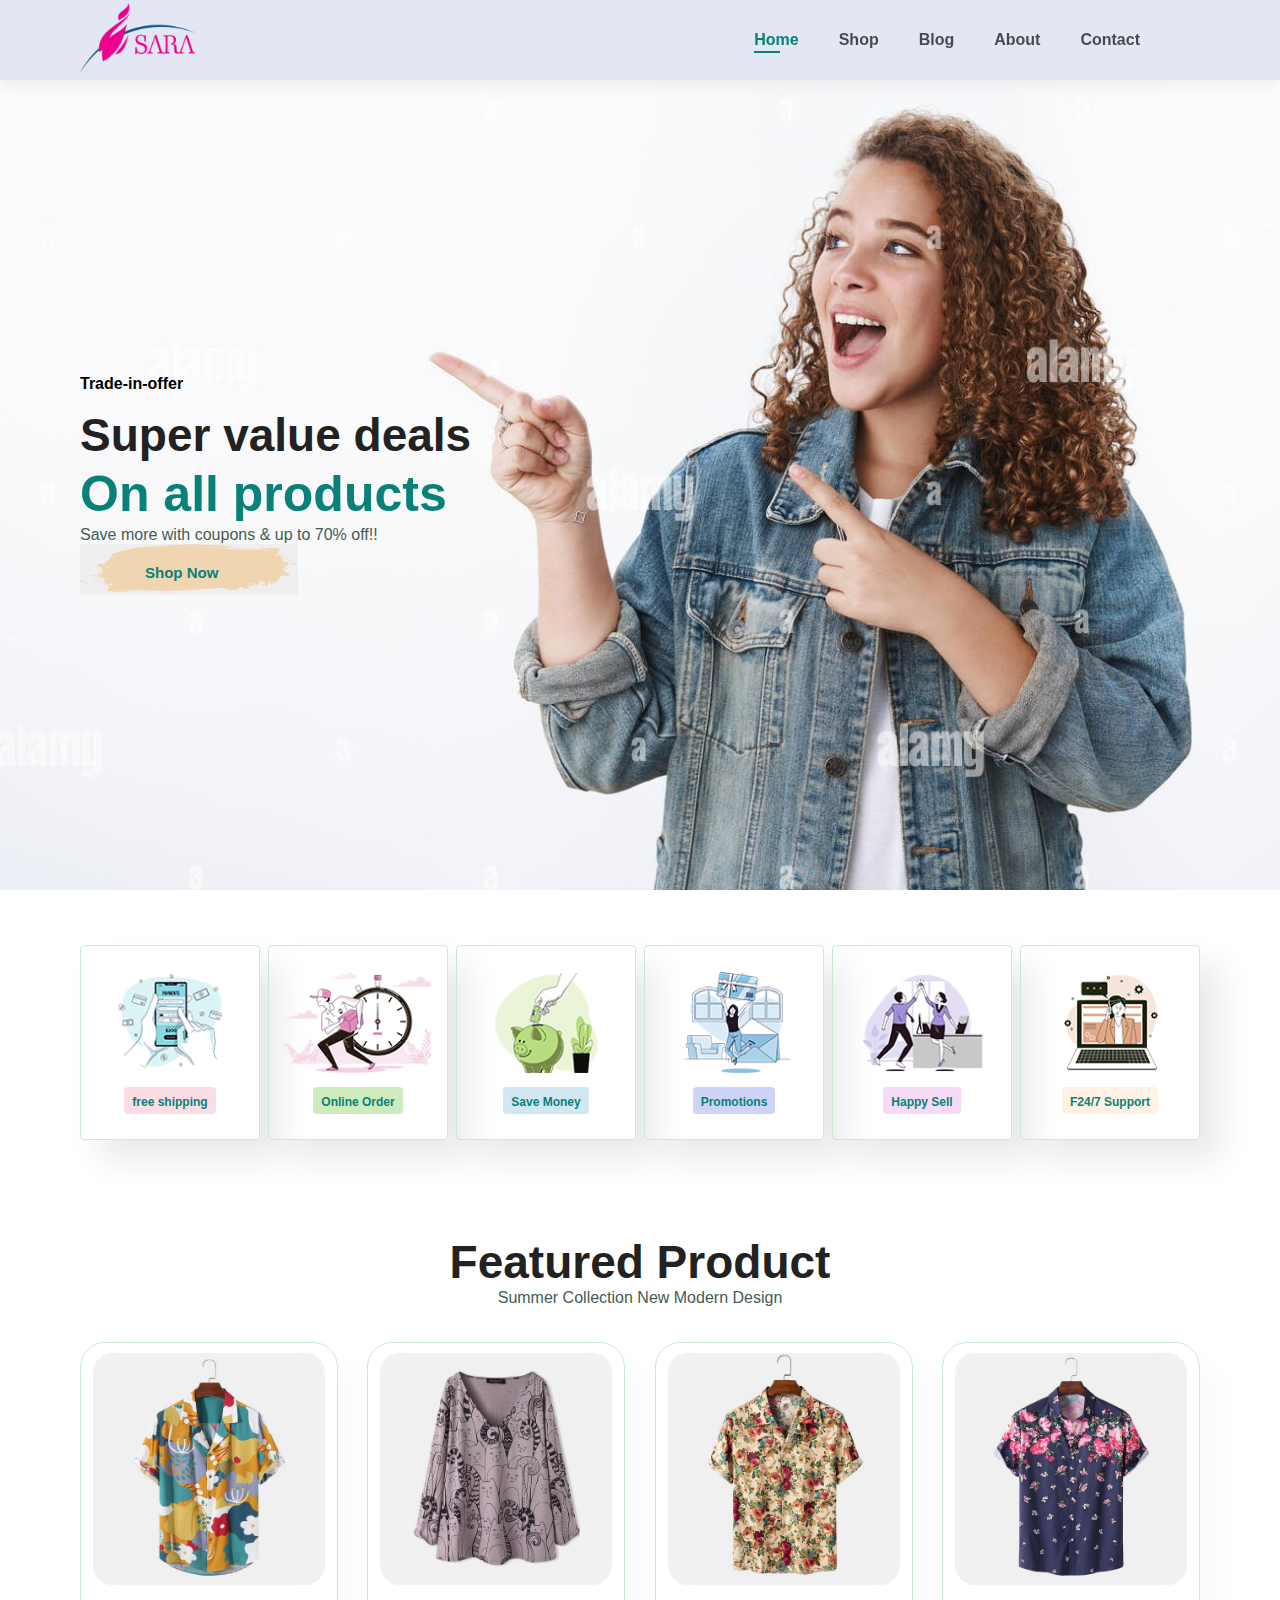
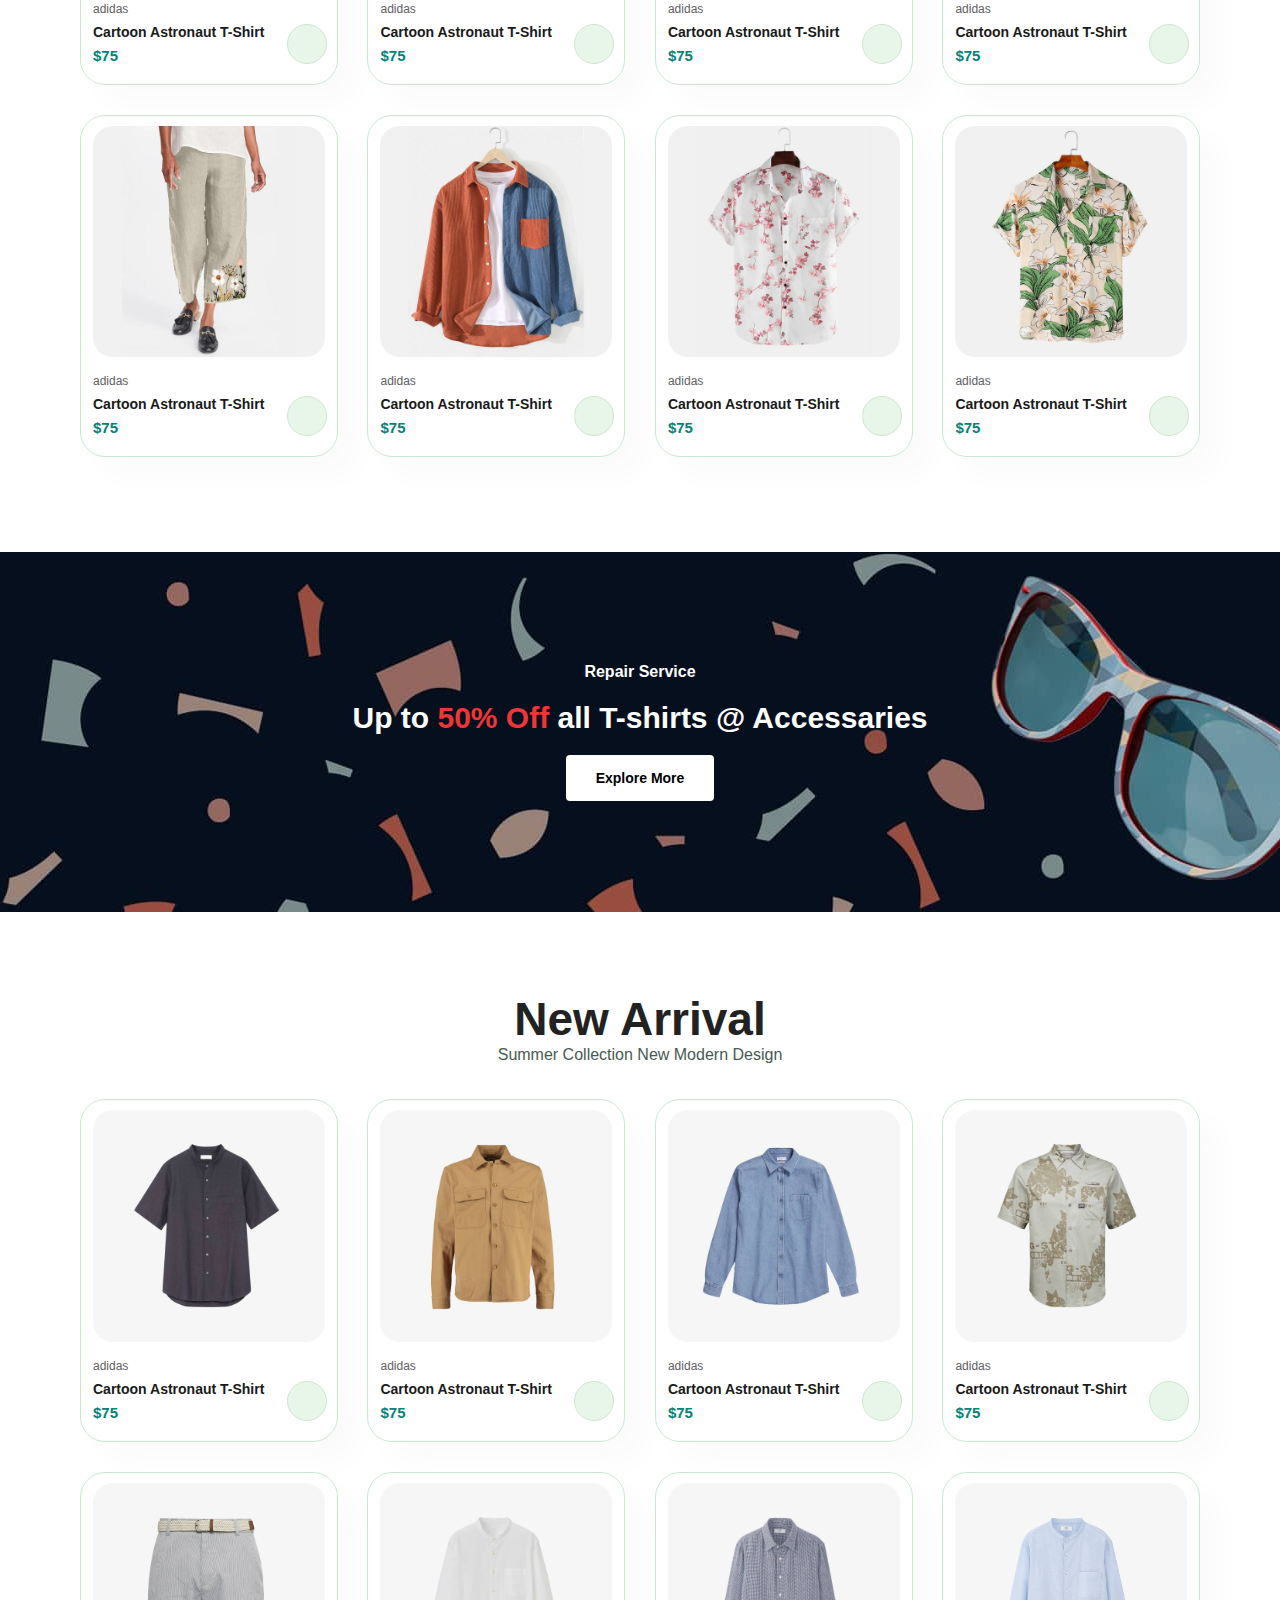
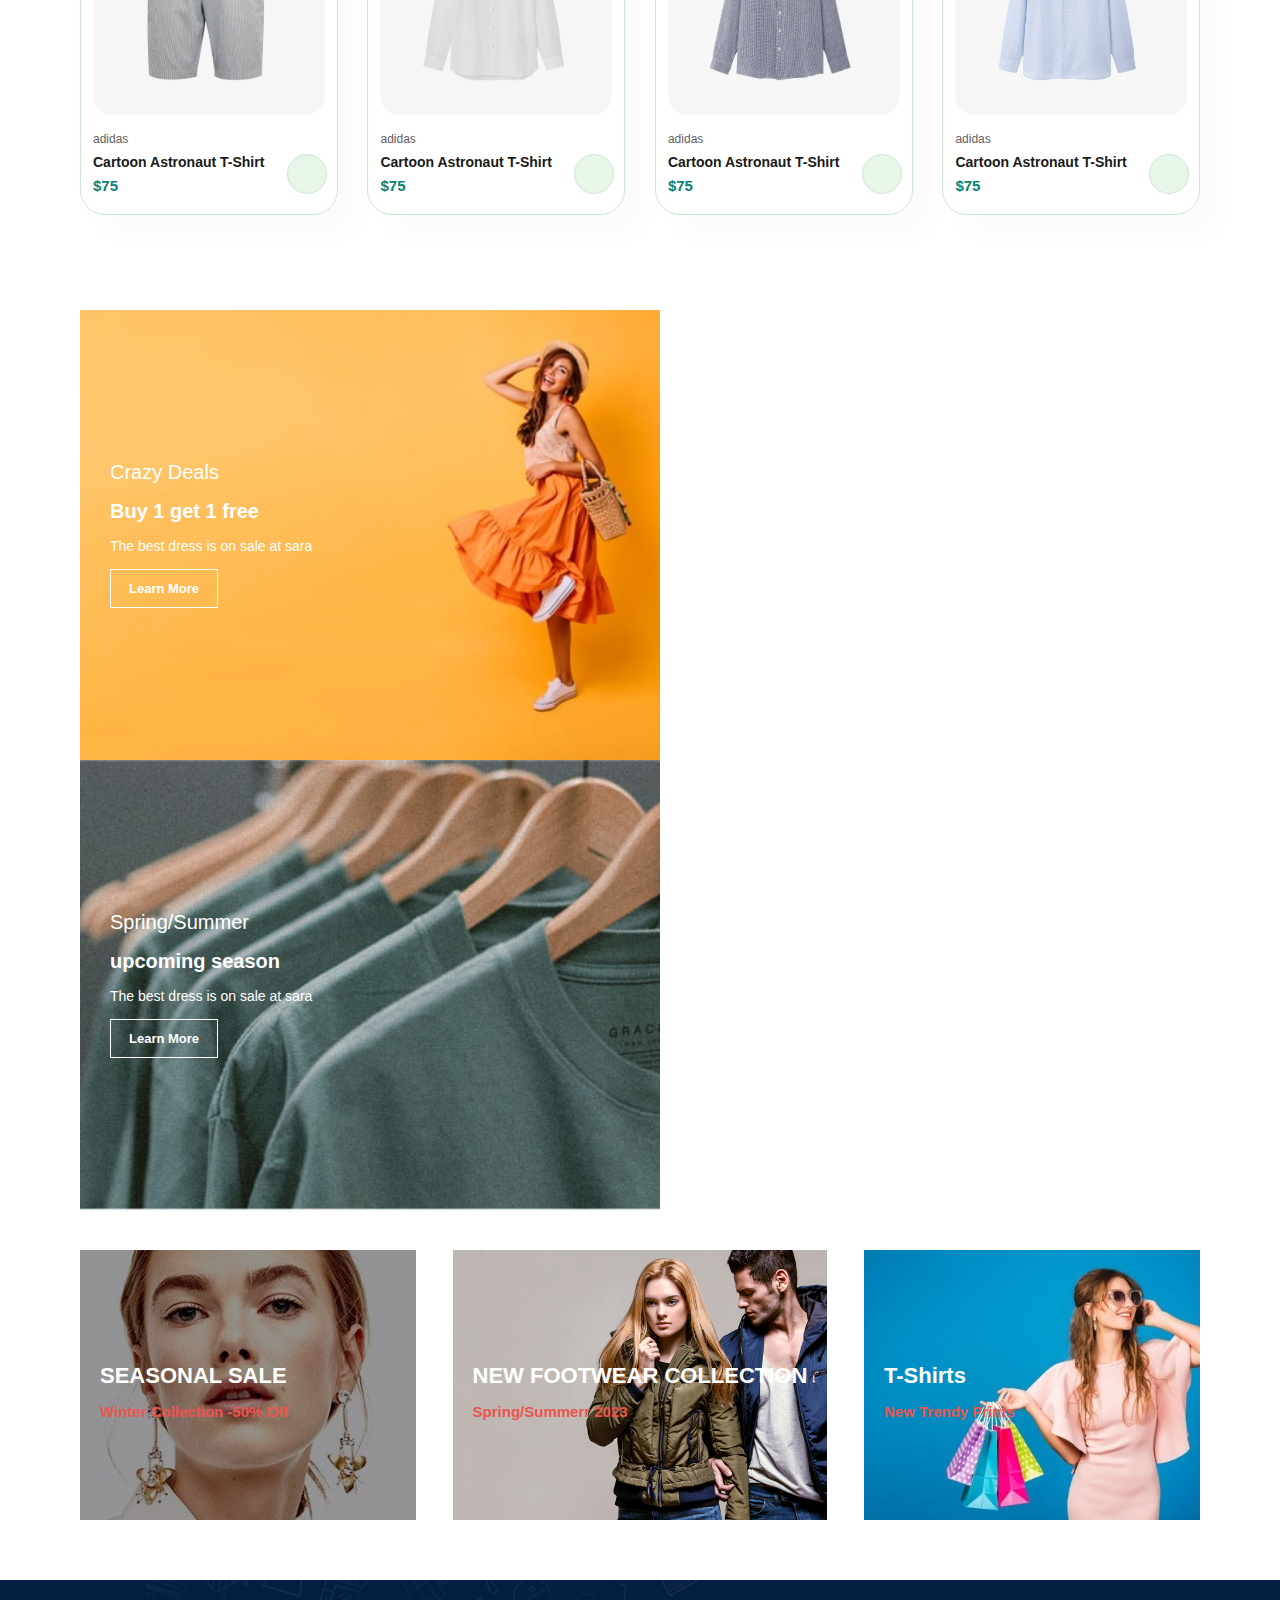
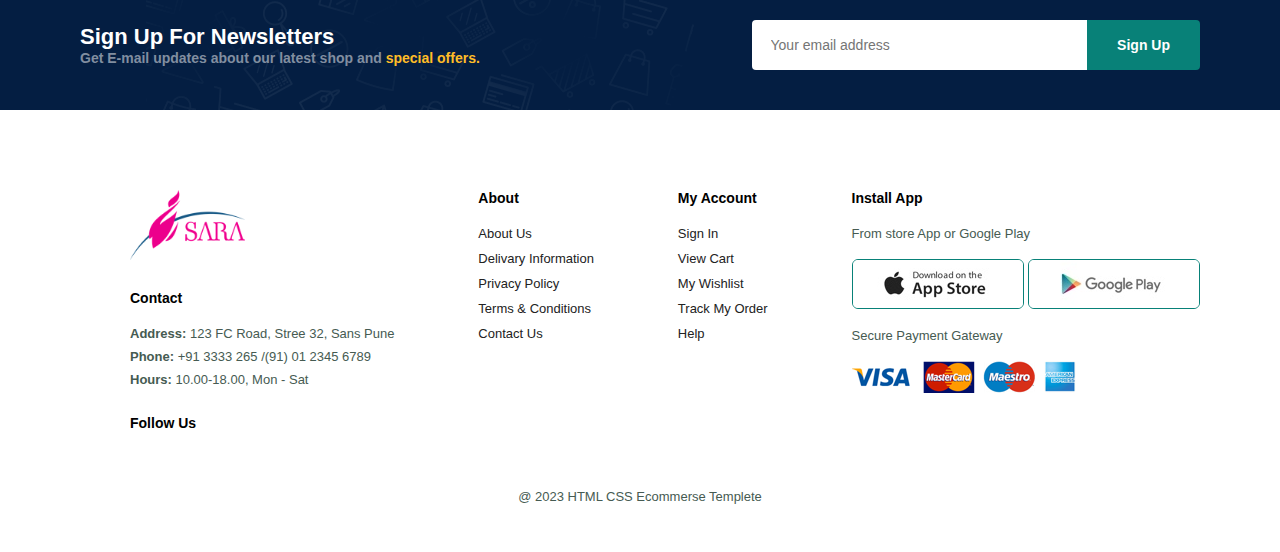
<file: Ecommerce_website/index.html>
<!DOCTYPE html>
<html lang="en">
<head>
    <meta charset="UTF-8">
    <meta name="viewport" content="width=device-width, initial-scale=1.0">
    <title>Document</title>
    <link rel="stylesheet" href="https://cdnjs.cloudflare.com/ajax/libs/font-awesome/6.4.2/css/all.min.css" integrity="sha512-z3gLpd7yknf1YoNbCzqRKc4qyor8gaKU1qmn+CShxbuBusANI9QpRohGBreCFkKxLhei6S9CQXFEbbKuqLg0DA==" crossorigin="anonymous" referrerpolicy="no-referrer" />
    <link rel="stylesheet" href="style.css">
    
</head>
<body>
   <section id="header">
        <a href="#"><img src="image/saralogo.png" class="logo" alt=""></a>
        <div>
            <ul id="navbar">
                <li><a class="active" href="index.html">Home</a></li>
                <li><a href="shop.html">Shop</a></li>
                <li><a href="blog.html">Blog</a></li>
                <li><a href="about.html">About</a></li>
                <li><a href="contact.html">Contact</a></li>
                <li id="lg-bag"><a href="cart.html"><i class="fa-solid fa-bag-shopping"></i></a></li>
                <a href="#" id="close"><i class="fa-solid fa-xmark"></i></a>
            </ul>
        </div>
        <div id="mobile">
            
            <a href="cart.html"><i class="fa-solid fa-bag-shopping"></i></a>
            <i id="bar" class="fa-solid fa-bars"></i>
        </div>
   </section>

   <section id="hero">
        <h4>Trade-in-offer</h4>
        <h2>Super value deals</h2>
        <h1>On all products</h1>
        <p>Save more with coupons & up to 70% off!!</p>
        <button>Shop Now</button>
   </section>

   <section id="feature" class="section-p1">
        <div class="feature-box">
            <img src="image/features/f1.png" alt="">
            <h6>free shipping</h6>
        </div>
        <div class="feature-box">
            <img src="image/features/f2.png" alt="">
            <h6>Online Order</h6>
        </div>
        <div class="feature-box">
            <img src="image/features/f3.png" alt="">
            <h6>Save Money</h6>
        </div>
        <div class="feature-box">
            <img src="image/features/f4.png" alt="">
            <h6>Promotions</h6>
        </div>
        <div class="feature-box">
            <img src="image/features/f5.png" alt="">
            <h6>Happy Sell</h6>
        </div>
        <div class="feature-box">
            <img src="image/features/f6.png" alt="">
            <h6>F24/7 Support</h6>
        </div>
   </section>


   <section id="product" class="section-p1">
        <h2>Featured Product</h2>
        <p>Summer Collection New Modern Design</p>
        <div class="pro-conatiner">
            <div class="pro">
                <img src="image/products/f1.jpg" alt="">
                <div class="dicription">
                    <span>adidas</span>
                    <h5>Cartoon Astronaut T-Shirt</h5>
                    <div class="star">
                        <i class="fas fa-star"></i>
                        <i class="fas fa-star"></i>
                        <i class="fas fa-star"></i>
                        <i class="fas fa-star"></i>
                        <i class="fas fa-star"></i>
                    </div>
                    <h4>$75</h4>
                </div>
                <!-- <i class="fa-sharp fa-solid fa-cart-shopping cart"></i> -->
                <a href="href"><i class="fa-solid fa-cart-shopping  cart" ></i></a>
            </div>
            <div class="pro">
                <img src="image/products/f8.jpg" alt="">
                <div class="dicription">
                    <span>adidas</span>
                    <h5>Cartoon Astronaut T-Shirt</h5>
                    <div class="star">
                        <i class="fas fa-star"></i>
                        <i class="fas fa-star"></i>
                        <i class="fas fa-star"></i>
                        <i class="fas fa-star"></i>
                        <i class="fas fa-star"></i>
                    </div>
                    <h4>$75</h4>
                </div>
                <!-- <i class="fa-sharp fa-solid fa-cart-shopping cart"></i> -->
                <a href="href"><i class="fa-solid fa-cart-shopping  cart" ></i></a>
            </div>
            <div class="pro">
                <img src="image/products/f3.jpg" alt="">
                <div class="dicription">
                    <span>adidas</span>
                    <h5>Cartoon Astronaut T-Shirt</h5>
                    <div class="star">
                        <i class="fas fa-star"></i>
                        <i class="fas fa-star"></i>
                        <i class="fas fa-star"></i>
                        <i class="fas fa-star"></i>
                        <i class="fas fa-star"></i>
                    </div>
                    <h4>$75</h4>
                </div>
                <!-- <i class="fa-sharp fa-solid fa-cart-shopping cart"></i> -->
                <a href="href"><i class="fa-solid fa-cart-shopping  cart" ></i></a>
            </div>
            <div class="pro">
                <img src="image/products/f5.jpg" alt="">
                <div class="dicription">
                    <span>adidas</span>
                    <h5>Cartoon Astronaut T-Shirt</h5>
                    <div class="star">
                        <i class="fas fa-star"></i>
                        <i class="fas fa-star"></i>
                        <i class="fas fa-star"></i>
                        <i class="fas fa-star"></i>
                        <i class="fas fa-star"></i>
                    </div>
                    <h4>$75</h4>
                </div>
                <!-- <i class="fa-sharp fa-solid fa-cart-shopping cart"></i> -->
                <a href="href"><i class="fa-solid fa-cart-shopping  cart" ></i></a>
            </div>
            <div class="pro">
                <img src="image/products/f7.jpg" alt="">
                <div class="dicription">
                    <span>adidas</span>
                    <h5>Cartoon Astronaut T-Shirt</h5>
                    <div class="star">
                        <i class="fas fa-star"></i>
                        <i class="fas fa-star"></i>
                        <i class="fas fa-star"></i>
                        <i class="fas fa-star"></i>
                        <i class="fas fa-star"></i>
                    </div>
                    <h4>$75</h4>
                </div>
                <!-- <i class="fa-sharp fa-solid fa-cart-shopping cart"></i> -->
                <a href="href"><i class="fa-solid fa-cart-shopping  cart" ></i></a>
            </div>
            <div class="pro">
                <img src="image/products/f6.jpg" alt="">
                <div class="dicription">
                    <span>adidas</span>
                    <h5>Cartoon Astronaut T-Shirt</h5>
                    <div class="star">
                        <i class="fas fa-star"></i>
                        <i class="fas fa-star"></i>
                        <i class="fas fa-star"></i>
                        <i class="fas fa-star"></i>
                        <i class="fas fa-star"></i>
                    </div>
                    <h4>$75</h4>
                </div>
                <!-- <i class="fa-sharp fa-solid fa-cart-shopping cart"></i> -->
                <a href="href"><i class="fa-solid fa-cart-shopping  cart" ></i></a>
            </div>
            <div class="pro">
                <img src="image/products/f4.jpg" alt="">
                <div class="dicription">
                    <span>adidas</span>
                    <h5>Cartoon Astronaut T-Shirt</h5>
                    <div class="star">
                        <i class="fas fa-star"></i>
                        <i class="fas fa-star"></i>
                        <i class="fas fa-star"></i>
                        <i class="fas fa-star"></i>
                        <i class="fas fa-star"></i>
                    </div>
                    <h4>$75</h4>
                </div>
                <!-- <i class="fa-sharp fa-solid fa-cart-shopping cart"></i> -->
                <a href="href"><i class="fa-solid fa-cart-shopping  cart" ></i></a>
            </div>
            <div class="pro">
                <img src="image/products/f2.jpg" alt="">
                <div class="dicription">
                    <span>adidas</span>
                    <h5>Cartoon Astronaut T-Shirt</h5>
                    <div class="star">
                        <i class="fas fa-star"></i>
                        <i class="fas fa-star"></i>
                        <i class="fas fa-star"></i>
                        <i class="fas fa-star"></i>
                        <i class="fas fa-star"></i>
                    </div>
                    <h4>$75</h4>
                </div>
                <!-- <i class="fa-sharp fa-solid fa-cart-shopping cart"></i> -->
                <a href="href"><i class="fa-solid fa-cart-shopping  cart" ></i></a>
            </div>
            
        </div>
   </section>


   <section id="banner" class="section-m1">
        <h4>Repair Service</h4>
        <h2>Up to <span>50% Off</span> all T-shirts @ Accessaries</h2>
        <button class="normal">Explore More</button>
   </section>

   <section id="product" class="section-p1">
    <h2>New Arrival</h2>
    <p>Summer Collection New Modern Design</p>
    <div class="pro-conatiner">
        <div class="pro">
            <img src="image/products/n8.jpg" alt="">
            <div class="dicription">
                <span>adidas</span>
                <h5>Cartoon Astronaut T-Shirt</h5>
                <div class="star">
                    <i class="fas fa-star"></i>
                    <i class="fas fa-star"></i>
                    <i class="fas fa-star"></i>
                    <i class="fas fa-star"></i>
                    <i class="fas fa-star"></i>
                </div>
                <h4>$75</h4>
            </div>
            <!-- <i class="fa-sharp fa-solid fa-cart-shopping cart"></i> -->
            <a href="href"><i class="fa-solid fa-cart-shopping  cart" ></i></a>
        </div>
        <div class="pro">
            <img src="image/products/n7.jpg" alt="">
            <div class="dicription">
                <span>adidas</span>
                <h5>Cartoon Astronaut T-Shirt</h5>
                <div class="star">
                    <i class="fas fa-star"></i>
                    <i class="fas fa-star"></i>
                    <i class="fas fa-star"></i>
                    <i class="fas fa-star"></i>
                    <i class="fas fa-star"></i>
                </div>
                <h4>$75</h4>
            </div>
            <!-- <i class="fa-sharp fa-solid fa-cart-shopping cart"></i> -->
            <a href="href"><i class="fa-solid fa-cart-shopping  cart" ></i></a>
        </div>
        <div class="pro">
            <img src="image/products/n5.jpg" alt="">
            <div class="dicription">
                <span>adidas</span>
                <h5>Cartoon Astronaut T-Shirt</h5>
                <div class="star">
                    <i class="fas fa-star"></i>
                    <i class="fas fa-star"></i>
                    <i class="fas fa-star"></i>
                    <i class="fas fa-star"></i>
                    <i class="fas fa-star"></i>
                </div>
                <h4>$75</h4>
            </div>
            <!-- <i class="fa-sharp fa-solid fa-cart-shopping cart"></i> -->
            <a href="href"><i class="fa-solid fa-cart-shopping  cart" ></i></a>
        </div>
        <div class="pro">
            <img src="image/products/n4.jpg" alt="">
            <div class="dicription">
                <span>adidas</span>
                <h5>Cartoon Astronaut T-Shirt</h5>
                <div class="star">
                    <i class="fas fa-star"></i>
                    <i class="fas fa-star"></i>
                    <i class="fas fa-star"></i>
                    <i class="fas fa-star"></i>
                    <i class="fas fa-star"></i>
                </div>
                <h4>$75</h4>
            </div>
            <!-- <i class="fa-sharp fa-solid fa-cart-shopping cart"></i> -->
            <a href="href"><i class="fa-solid fa-cart-shopping  cart" ></i></a>
        </div>
        <div class="pro">
            <img src="image/products/n6.jpg" alt="">
            <div class="dicription">
                <span>adidas</span>
                <h5>Cartoon Astronaut T-Shirt</h5>
                <div class="star">
                    <i class="fas fa-star"></i>
                    <i class="fas fa-star"></i>
                    <i class="fas fa-star"></i>
                    <i class="fas fa-star"></i>
                    <i class="fas fa-star"></i>
                </div>
                <h4>$75</h4>
            </div>
            <!-- <i class="fa-sharp fa-solid fa-cart-shopping cart"></i> -->
            <a href="href"><i class="fa-solid fa-cart-shopping  cart" ></i></a>
        </div>
        <div class="pro">
            <img src="image/products/n3.jpg" alt="">
            <div class="dicription">
                <span>adidas</span>
                <h5>Cartoon Astronaut T-Shirt</h5>
                <div class="star">
                    <i class="fas fa-star"></i>
                    <i class="fas fa-star"></i>
                    <i class="fas fa-star"></i>
                    <i class="fas fa-star"></i>
                    <i class="fas fa-star"></i>
                </div>
                <h4>$75</h4>
            </div>
            <!-- <i class="fa-sharp fa-solid fa-cart-shopping cart"></i> -->
            <a href="href"><i class="fa-solid fa-cart-shopping  cart" ></i></a>
        </div>
        <div class="pro">
            <img src="image/products/n2.jpg" alt="">
            <div class="dicription">
                <span>adidas</span>
                <h5>Cartoon Astronaut T-Shirt</h5>
                <div class="star">
                    <i class="fas fa-star"></i>
                    <i class="fas fa-star"></i>
                    <i class="fas fa-star"></i>
                    <i class="fas fa-star"></i>
                    <i class="fas fa-star"></i>
                </div>
                <h4>$75</h4>
            </div>
            <!-- <i class="fa-sharp fa-solid fa-cart-shopping cart"></i> -->
            <a href="href"><i class="fa-solid fa-cart-shopping  cart" ></i></a>
        </div>
        <div class="pro">
            <img src="image/products/n1.jpg" alt="">
            <div class="dicription">
                <span>adidas</span>
                <h5>Cartoon Astronaut T-Shirt</h5>
                <div class="star">
                    <i class="fas fa-star"></i>
                    <i class="fas fa-star"></i>
                    <i class="fas fa-star"></i>
                    <i class="fas fa-star"></i>
                    <i class="fas fa-star"></i>
                </div>
                <h4>$75</h4>
            </div>
            <!-- <i class="fa-sharp fa-solid fa-cart-shopping cart"></i> -->
            <a href="href"><i class="fa-solid fa-cart-shopping  cart" ></i></a>
        </div>
        
    </div>
    </section>
   

    <section id="sm-banner" class="section-p1">
        <div class="banner-box">
            <h4>Crazy Deals</h4>
            <h2>Buy 1 get 1 free</h2>
            <span>The best dress is on sale at sara</span>
            <button class="white">Learn More</button>
        </div>
        <div class="banner-box banner-box2">
            <h4>Spring/Summer</h4>
            <h2>upcoming season</h2>
            <span>The best dress is on sale at sara</span>
            <button class="white">Learn More</button>
        </div>
        
    </section>

    <section id="banner3">
        <div class="banner-box">
            <h2>SEASONAL SALE</h2>
            <h3>Winter Collection -50% Off</h3>
        </div>
        <div class="banner-box banner-box2">
            <h2>NEW FOOTWEAR COLLECTION</h2>
            <h3>Spring/Summerr 2023</h3>
        </div>
        <div class="banner-box banner-box3">
            <h2>T-Shirts</h2>
            <h3>New Trendy Prints</h3>
        </div>
    </section>


    <section id="newletter" class="section-p1 section-m1" >
        <div class="newstext">
            <h4>Sign Up For Newsletters</h4>
            <p>Get E-mail updates about our latest shop and <span>special offers.</span> </p>
        </div>
        <div class="form">
            <input type="text" placeholder="Your email address">
            <button class="normal">Sign Up</button>
        </div>
    </section>


    <footer class="section-p1">
        <div class="col">
            <img class="logo" src="image/saralogo.png" class="logo" alt="">
            <h4>Contact</h4>
            <p><strong>Address: </strong>123 FC Road, Stree 32, Sans Pune</p>
            <p><strong>Phone: </strong>+91 3333 265 /(91) 01 2345 6789</p>
            <p><strong>Hours: </strong>10.00-18.00, Mon - Sat</p>

            <div class="follow">
                <h4>Follow Us</h4>
                <div class="icon">
                    <i class="fa-brands fa-facebook-f"></i>
                    <i class="fa-brands fa-twitter"></i>
                    <i class="fa-brands fa-instagram"></i>
                    <i class="fa-brands fa-youtube"></i>
                </div>
            </div>
        </div>

        <div class="col">
            <h4>About</h4>
            <a href="#">About Us</a>
            <a href="#">Delivary Information</a>
            <a href="#">Privacy Policy</a>
            <a href="#">Terms & Conditions</a>
            <a href="#">Contact Us</a>
        </div>

        <div class="col">
            <h4>My Account</h4>
            <a href="#">Sign In</a>
            <a href="#">View Cart</a>
            <a href="#">My Wishlist</a>
            <a href="#">Track My Order</a>
            <a href="#">Help</a>
        </div>

        <div class="col install">
            <h4>Install App</h4>
            <p>From store App or Google Play</p>
            <div class="row">
                <img src="image/pay/app.jpg" alt="">
                <img src="image/pay/play.jpg" alt="">
            </div>
            <p>Secure Payment Gateway</p>
            <img src="image/pay/pay.png" alt="">
        </div>

        <div class="copyright">
            <p>@ 2023 HTML CSS Ecommerse Templete</p>
        </div>
    </footer>

    <script src="script.js"></script>
    
</body>
</html>
</file>
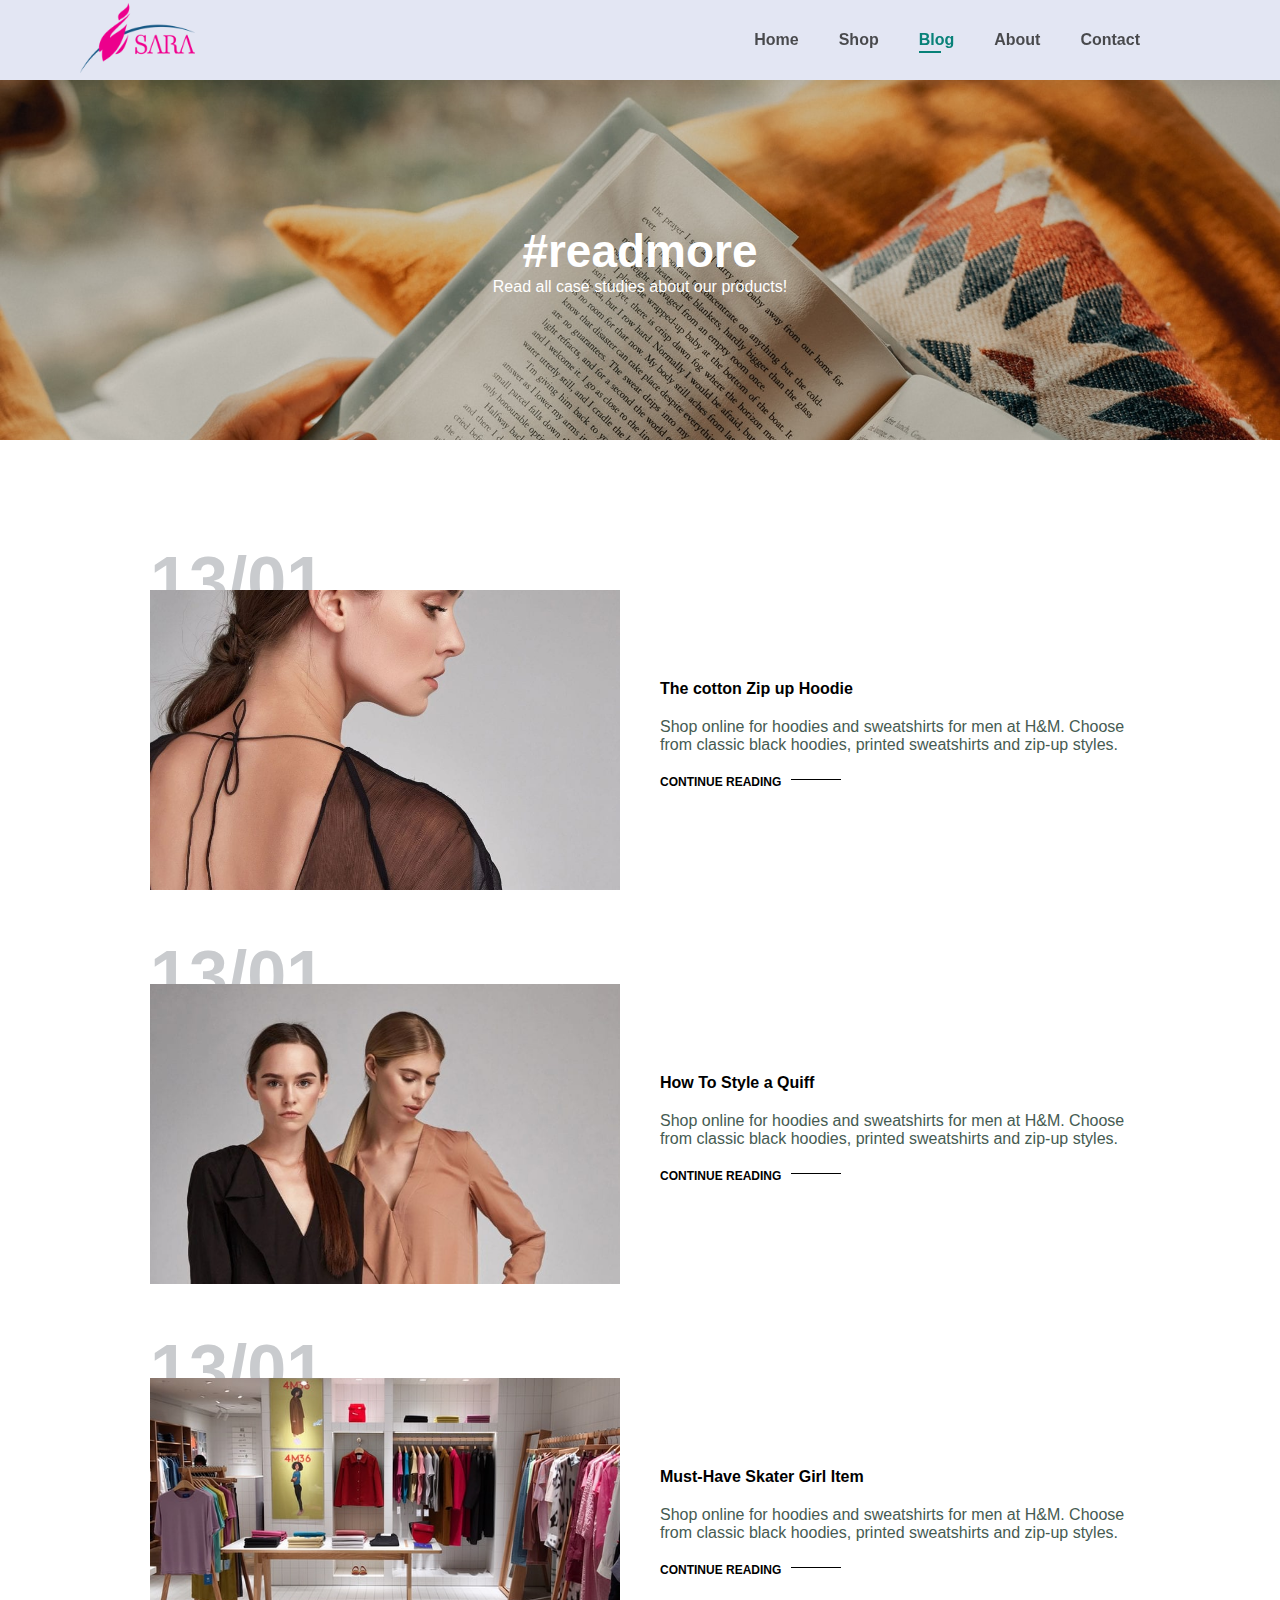
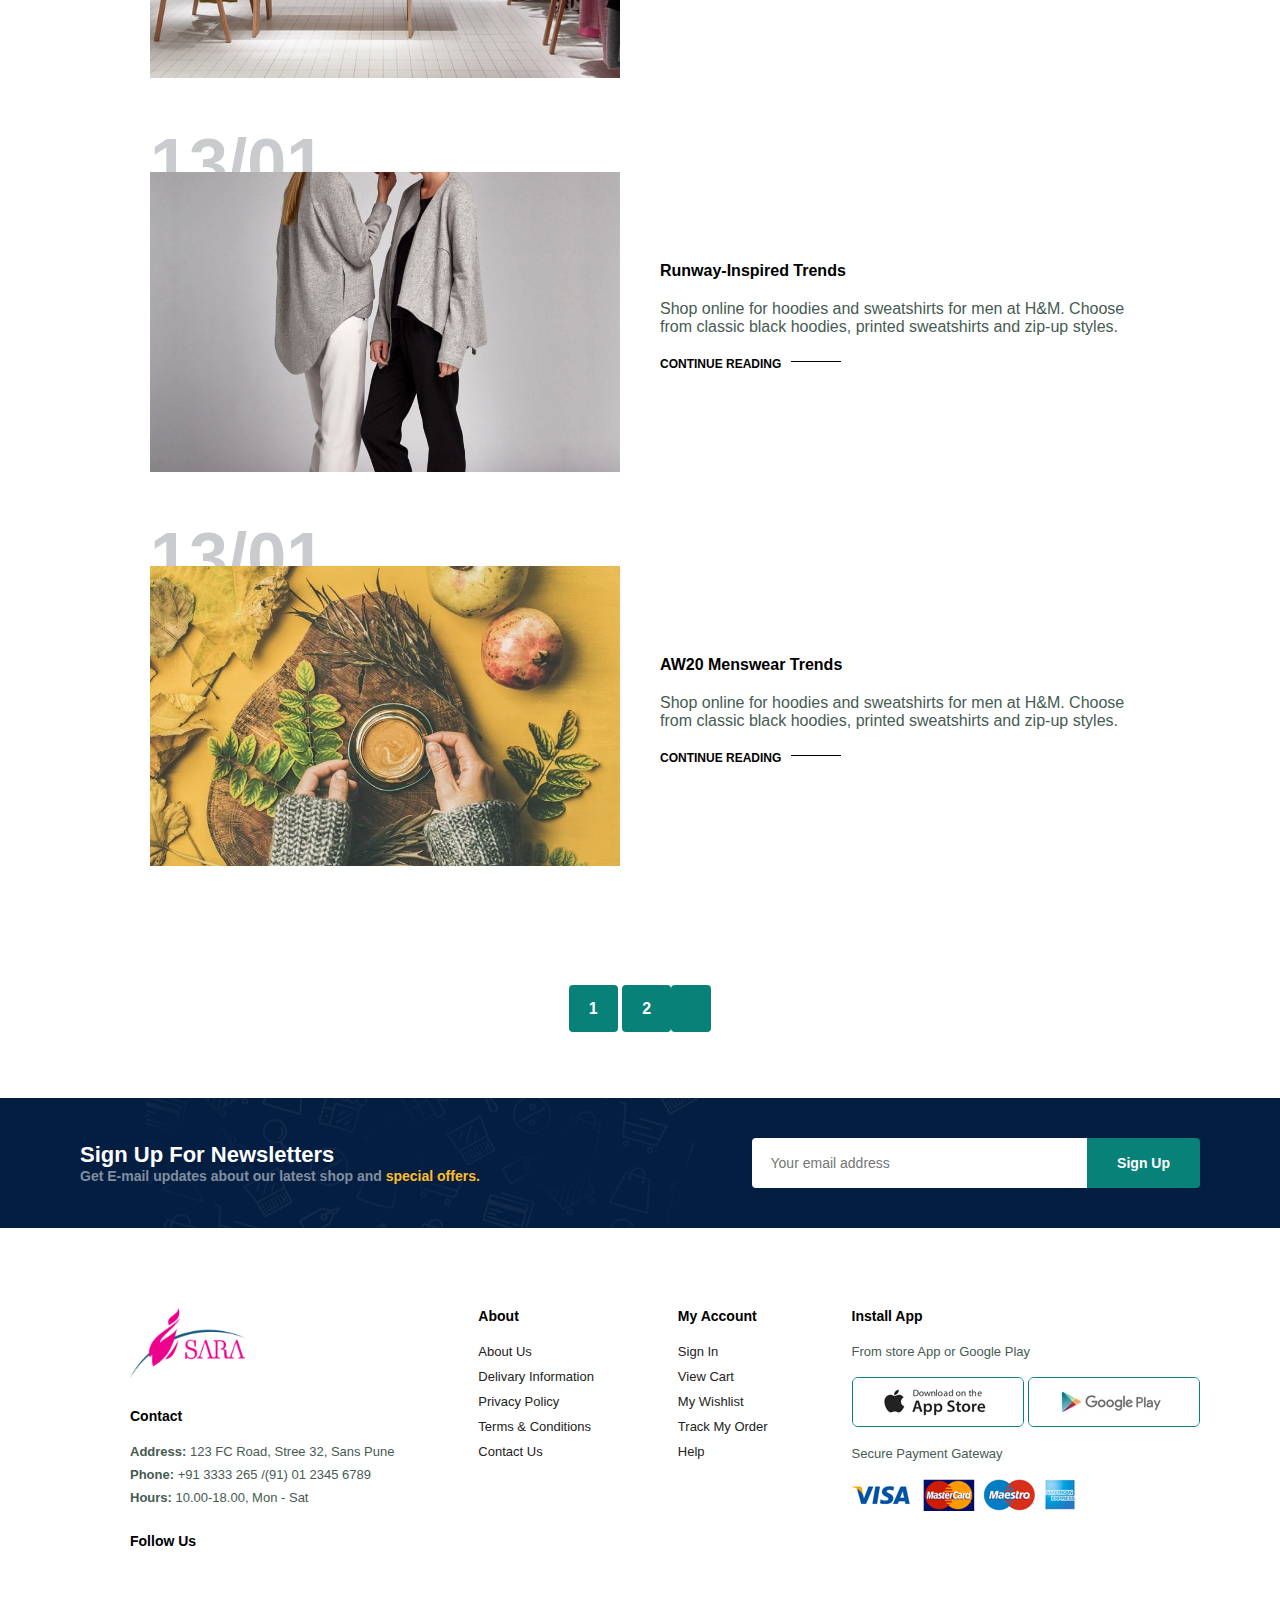
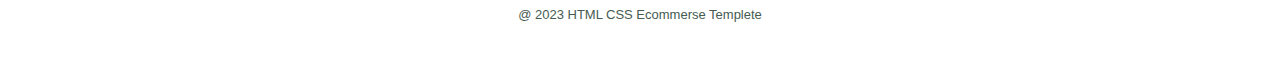
<file: Ecommerce_website/blog.html>
<!DOCTYPE html>
<html lang="en">

<head>
    <meta charset="UTF-8">
    <meta name="viewport" content="width=device-width, initial-scale=1.0">
    <title>Document</title>
    <link rel="stylesheet" href="https://cdnjs.cloudflare.com/ajax/libs/font-awesome/6.4.2/css/all.min.css"
        integrity="sha512-z3gLpd7yknf1YoNbCzqRKc4qyor8gaKU1qmn+CShxbuBusANI9QpRohGBreCFkKxLhei6S9CQXFEbbKuqLg0DA=="
        crossorigin="anonymous" referrerpolicy="no-referrer" />
    <link rel="stylesheet" href="style.css">

</head>

<body>
    <section id="header">
        <a href="#"><img src="image/saralogo.png" class="logo" alt=""></a>
        <div>
            <ul id="navbar">
                <li><a href="index.html">Home</a></li>
                <li><a href="shop.html">Shop</a></li>
                <li><a class="active" href="blog.html">Blog</a></li>
                <li><a href="about.html">About</a></li>
                <li><a href="contact.html">Contact</a></li>
                <li id="lg-bag"><a href="cart.html"><i class="fa-solid fa-bag-shopping"></i></a></li>
                <a href="#" id="close"><i class="fa-solid fa-xmark"></i></a>
            </ul>
        </div>
        <div id="mobile">

            <a href="cart.html"><i class="fa-solid fa-bag-shopping"></i></a>
            <i id="bar" class="fa-solid fa-bars"></i>
        </div>
    </section>

    <section id="page-header" class="blog-header">

        <h2>#readmore</h2>
        <p>Read all case studies about our products!</p>
    </section>

    <section id="blog">
        <div class="blog-box">
            <div class="blog-img">
                <img src="image/blog/b1.jpg" alt="">
            </div>
            <div class="blog-details">
                <h4>The cotton Zip up Hoodie</h4>
                <p>Shop online for hoodies and sweatshirts for men at H&M. Choose from classic black hoodies,
                    printed sweatshirts and zip-up styles.</p><br>
                <a href="#">CONTINUE READING</a>
            </div>
            <h1>13/01</h1>
        </div>
        <div class="blog-box">
            <div class="blog-img">
                <img src="image/blog/b2.jpg" alt="">
            </div>
            <div class="blog-details">
                <h4>How To Style a Quiff </h4>
                <p>Shop online for hoodies and sweatshirts for men at H&M. Choose from classic black hoodies,
                    printed sweatshirts and zip-up styles.</p><br>
                <a href="#">CONTINUE READING</a>
            </div>
            <h1>13/01</h1>
        </div>
        <div class="blog-box">
            <div class="blog-img">
                <img src="image/blog/b3.jpg" alt="">
            </div>
            <div class="blog-details">
                <h4>Must-Have Skater Girl Item</h4>
                <p>Shop online for hoodies and sweatshirts for men at H&M. Choose from classic black hoodies,
                    printed sweatshirts and zip-up styles.</p><br>
                <a href="#">CONTINUE READING</a>
            </div>
            <h1>13/01</h1>
        </div>
        <div class="blog-box">
            <div class="blog-img">
                <img src="image/blog/b4.jpg" alt="">
            </div>
            <div class="blog-details">
                <h4>Runway-Inspired Trends</h4>
                <p>Shop online for hoodies and sweatshirts for men at H&M. Choose from classic black hoodies,
                    printed sweatshirts and zip-up styles.</p><br>
                <a href="#">CONTINUE READING</a>
            </div>
            <h1>13/01</h1>
        </div>
        <div class="blog-box">
            <div class="blog-img">
                <img src="image/blog/b6.jpg" alt="">
            </div>
            <div class="blog-details">
                <h4>AW20 Menswear Trends</h4>
                <p>Shop online for hoodies and sweatshirts for men at H&M. Choose from classic black hoodies,
                    printed sweatshirts and zip-up styles.</p><br>
                <a href="#">CONTINUE READING</a>
            </div>
            <h1>13/01</h1>
        </div>
    </section>

    <section id="pegination" class="section-p1">
        <a href="#">1</a>
        <a href="#">2</a>
        <a href="#"><i class="fa-solid fa-arrow-right"></i></a>
    </section>

    <section id="newletter" class="section-p1 section-m1">
        <div class="newstext">
            <h4>Sign Up For Newsletters</h4>
            <p>Get E-mail updates about our latest shop and <span>special offers.</span> </p>
        </div>
        <div class="form">
            <input type="text" placeholder="Your email address">
            <button class="normal">Sign Up</button>
        </div>
    </section>


    <footer class="section-p1">
        <div class="col">
            <img class="logo" src="image/saralogo.png" class="logo" alt="">
            <h4>Contact</h4>
            <p><strong>Address: </strong>123 FC Road, Stree 32, Sans Pune</p>
            <p><strong>Phone: </strong>+91 3333 265 /(91) 01 2345 6789</p>
            <p><strong>Hours: </strong>10.00-18.00, Mon - Sat</p>

            <div class="follow">
                <h4>Follow Us</h4>
                <div class="icon">
                    <i class="fa-brands fa-facebook-f"></i>
                    <i class="fa-brands fa-twitter"></i>
                    <i class="fa-brands fa-instagram"></i>
                    <i class="fa-brands fa-youtube"></i>
                </div>
            </div>
        </div>

        <div class="col">
            <h4>About</h4>
            <a href="#">About Us</a>
            <a href="#">Delivary Information</a>
            <a href="#">Privacy Policy</a>
            <a href="#">Terms & Conditions</a>
            <a href="#">Contact Us</a>
        </div>

        <div class="col">
            <h4>My Account</h4>
            <a href="#">Sign In</a>
            <a href="#">View Cart</a>
            <a href="#">My Wishlist</a>
            <a href="#">Track My Order</a>
            <a href="#">Help</a>
        </div>

        <div class="col install">
            <h4>Install App</h4>
            <p>From store App or Google Play</p>
            <div class="row">
                <img src="image/pay/app.jpg" alt="">
                <img src="image/pay/play.jpg" alt="">
            </div>
            <p>Secure Payment Gateway</p>
            <img src="image/pay/pay.png" alt="">
        </div>

        <div class="copyright">
            <p>@ 2023 HTML CSS Ecommerse Templete</p>
        </div>
    </footer>

    <script src="script.js"></script>

</body>

</html>
</file>
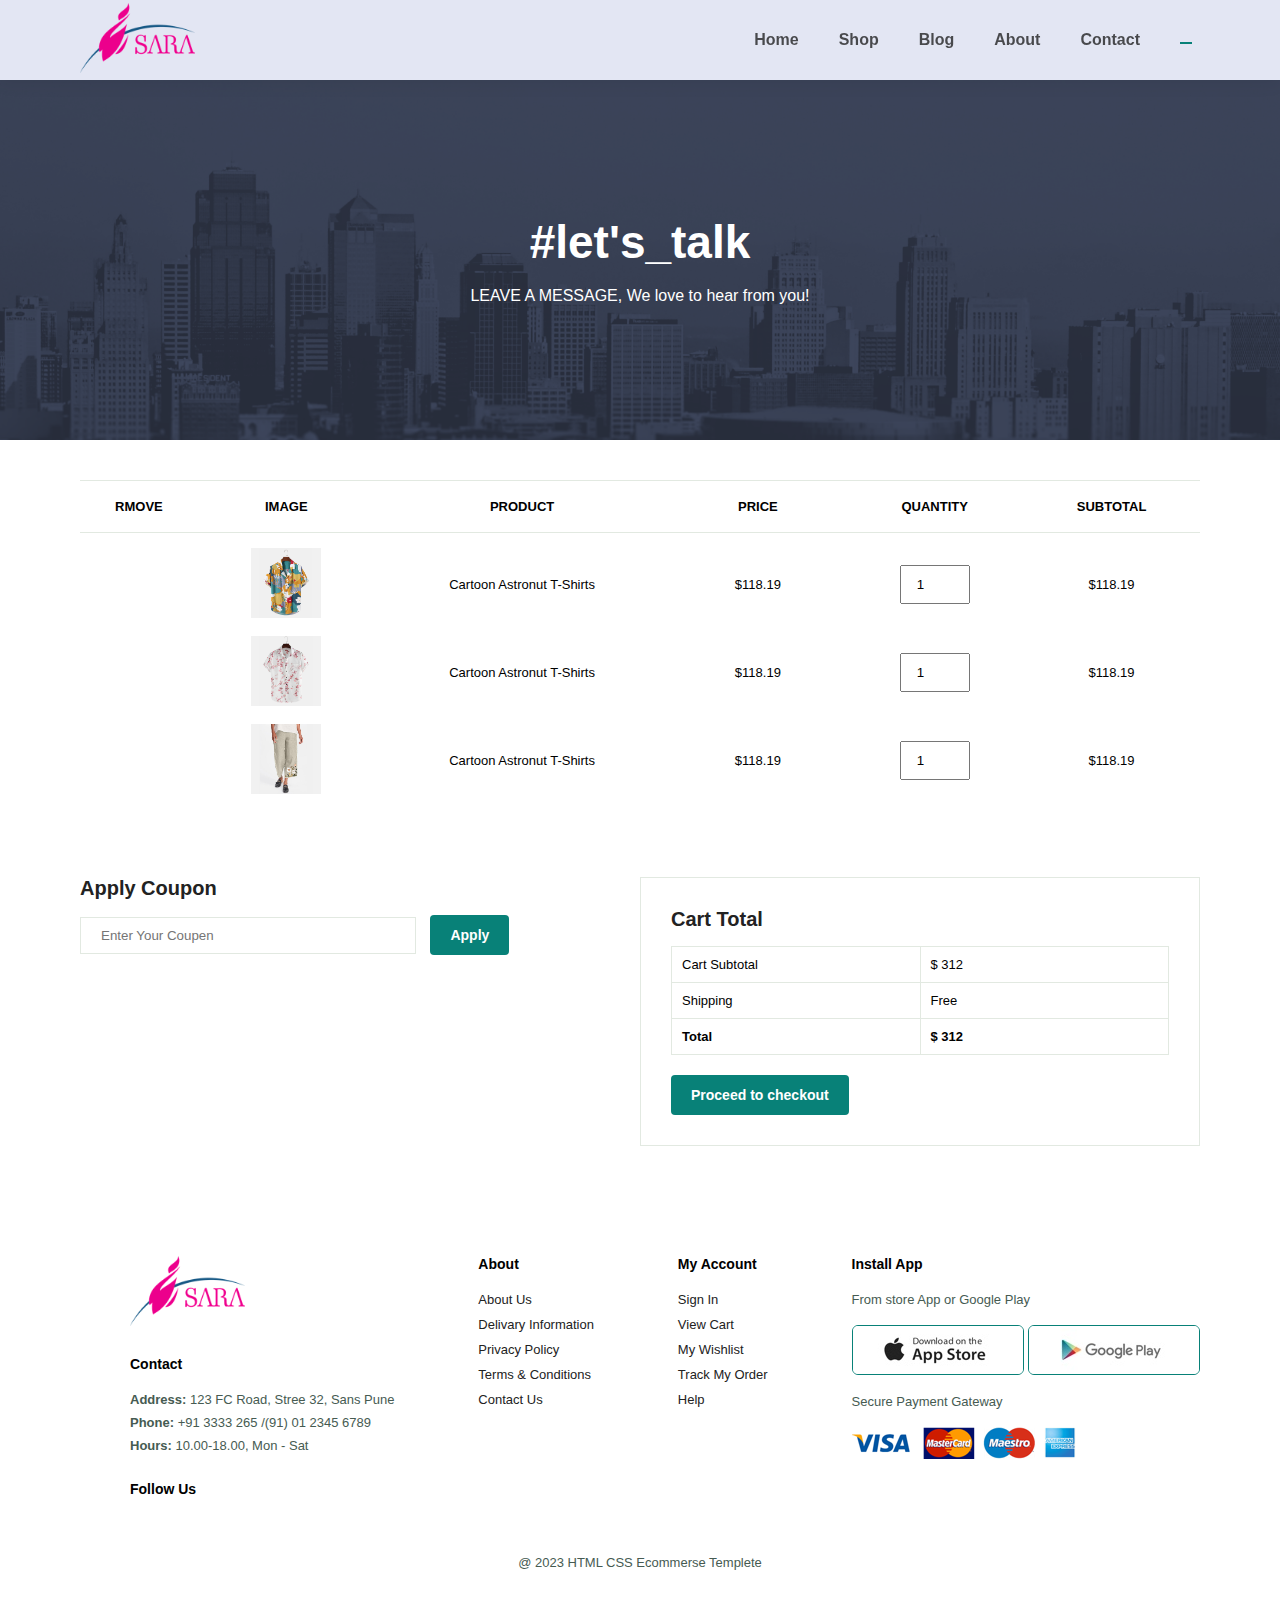
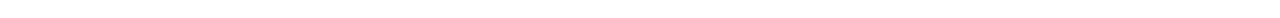
<file: Ecommerce_website/cart.html>
<!DOCTYPE html>
<html lang="en">

<head>
    <meta charset="UTF-8">
    <meta name="viewport" content="width=device-width, initial-scale=1.0">
    <title>Document</title>
    <link rel="stylesheet" href="https://cdnjs.cloudflare.com/ajax/libs/font-awesome/6.4.2/css/all.min.css"
        integrity="sha512-z3gLpd7yknf1YoNbCzqRKc4qyor8gaKU1qmn+CShxbuBusANI9QpRohGBreCFkKxLhei6S9CQXFEbbKuqLg0DA=="
        crossorigin="anonymous" referrerpolicy="no-referrer" />
    <link rel="stylesheet" href="style.css">

</head>

<body>
    <section id="header">
        <a href="#"><img src="image/saralogo.png" class="logo" alt=""></a>
        <div>
            <ul id="navbar">
                <li><a href="index.html">Home</a></li>
                <li><a href="shop.html">Shop</a></li>
                <li><a href="blog.html">Blog</a></li>
                <li><a href="about.html">About</a></li>
                <li><a href="contact.html">Contact</a></li>
                <li id="lg-bag"><a class="active"  href="cart.html"><i class="fa-solid fa-bag-shopping"></i></a></li>
                <a href="#" id="close"><i class="fa-solid fa-xmark"></i></a>
            </ul>
        </div>
        <div id="mobile">

            <a href="cart.html"><i class="fa-solid fa-bag-shopping"></i></a>
            <i id="bar" class="fa-solid fa-bars"></i>
        </div>
    </section>

    <section id="page-header" class="about-header">

        <h2>#let's_talk</h2>
        <br>
        <p>LEAVE A MESSAGE, We love to hear from you!</p>
    </section>

    <section id="cart" class="section-p1">
        <table width="100%">
            <thead>
                <tr>
                    <td>Rmove</td>
                    <td>Image</td>
                    <td>Product</td>
                    <td>Price</td>
                    <td>Quantity</td>
                    <td>Subtotal</td>
                </tr>
            </thead>
            <tbody>
                <tr>
                    <td><i class="fa-solid fa-trash-can"></i></td>
                    <td><img src="image/products/f1.jpg" alt=""></td>
                    <td>Cartoon Astronut T-Shirts</td>
                    <td>$118.19</td>
                    <td><input type="number" value="1"></td>
                    <td>$118.19</td>
                </tr>
                <tr>
                    <td><i class="fa-solid fa-trash-can"></i></td>
                    <td><img src="image/products/f4.jpg" alt=""></td>
                    <td>Cartoon Astronut T-Shirts</td>
                    <td>$118.19</td>
                    <td><input type="number" value="1"></td>
                    <td>$118.19</td>
                </tr>
                <tr>
                    <td><i class="fa-solid fa-trash-can"></i></td>
                    <td><img src="image/products/f7.jpg" alt=""></td>
                    <td>Cartoon Astronut T-Shirts</td>
                    <td>$118.19</td>
                    <td><input type="number" value="1"></td>
                    <td>$118.19</td>
                </tr>
            </tbody>
        </table>
    </section>

    <section id="cart-add" class="section-p1">
        <div id="coupon">
            <h3>Apply Coupon</h3>
            <div>
                <input type="text" placeholder="Enter Your Coupen">
                <button class="normal">Apply</button>
            </div>
        </div>
        <div id="subtotal">
            <h3>Cart Total</h3>
            <table>
                <tr>
                    <td>Cart Subtotal</td>
                    <td>$ 312</td>
                </tr>
                <tr>
                    <td>Shipping</td>
                    <td>Free</td>
                </tr>
                <tr>
                    <td><strong>Total</strong></td>
                    <td><strong>$ 312</strong></td>
                </tr>
            </table>
            <button class="normal">Proceed to checkout</button>
        </div>
    </section>

    <footer class="section-p1">
        <div class="col">
            <img class="logo" src="image/saralogo.png" class="logo" alt="">
            <h4>Contact</h4>
            <p><strong>Address: </strong>123 FC Road, Stree 32, Sans Pune</p>
            <p><strong>Phone: </strong>+91 3333 265 /(91) 01 2345 6789</p>
            <p><strong>Hours: </strong>10.00-18.00, Mon - Sat</p>

            <div class="follow">
                <h4>Follow Us</h4>
                <div class="icon">
                    <i class="fa-brands fa-facebook-f"></i>
                    <i class="fa-brands fa-twitter"></i>
                    <i class="fa-brands fa-instagram"></i>
                    <i class="fa-brands fa-youtube"></i>
                </div>
            </div>
        </div>

        <div class="col">
            <h4>About</h4>
            <a href="#">About Us</a>
            <a href="#">Delivary Information</a>
            <a href="#">Privacy Policy</a>
            <a href="#">Terms & Conditions</a>
            <a href="#">Contact Us</a>
        </div>

        <div class="col">
            <h4>My Account</h4>
            <a href="#">Sign In</a>
            <a href="#">View Cart</a>
            <a href="#">My Wishlist</a>
            <a href="#">Track My Order</a>
            <a href="#">Help</a>
        </div>

        <div class="col install">
            <h4>Install App</h4>
            <p>From store App or Google Play</p>
            <div class="row">
                <img src="image/pay/app.jpg" alt="">
                <img src="image/pay/play.jpg" alt="">
            </div>
            <p>Secure Payment Gateway</p>
            <img src="image/pay/pay.png" alt="">
        </div>

        <div class="copyright">
            <p>@ 2023 HTML CSS Ecommerse Templete</p>
        </div>
    </footer>

    <script src="script.js"></script>

</body>

</html>
</file>
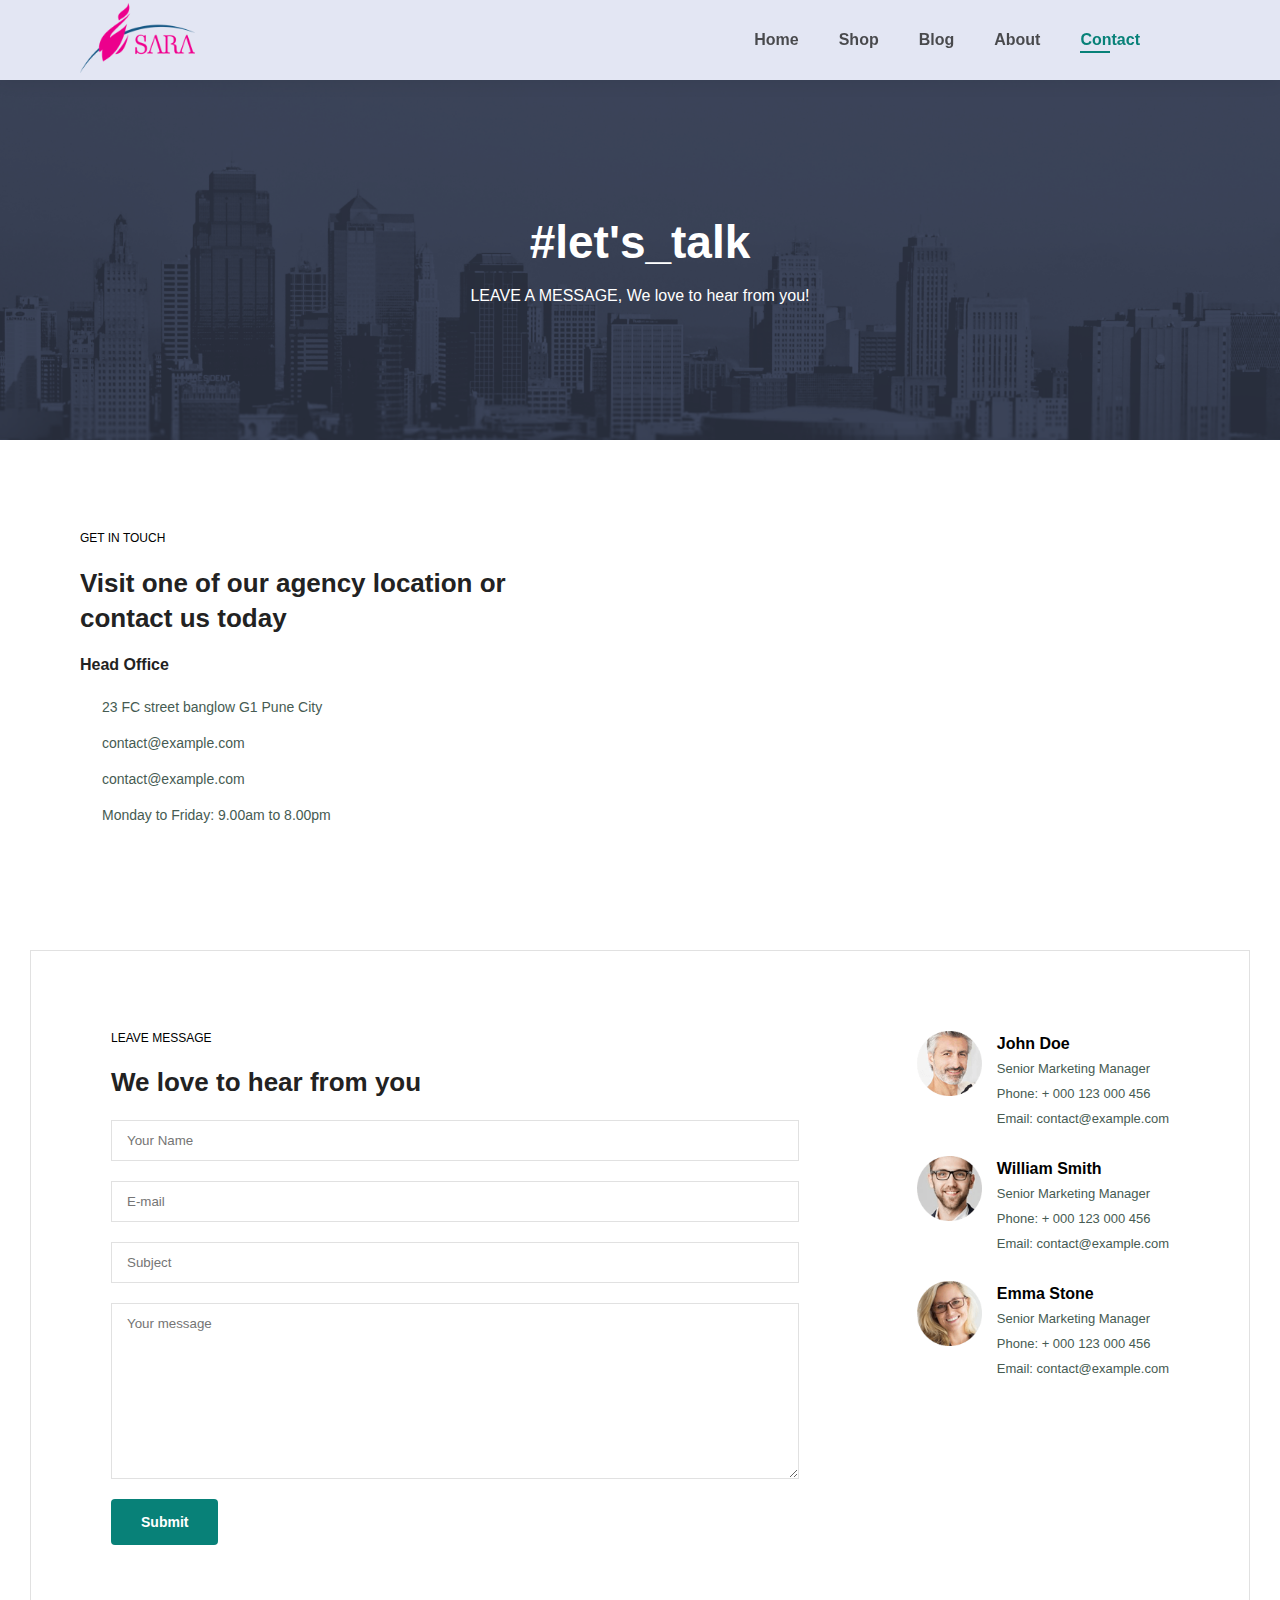
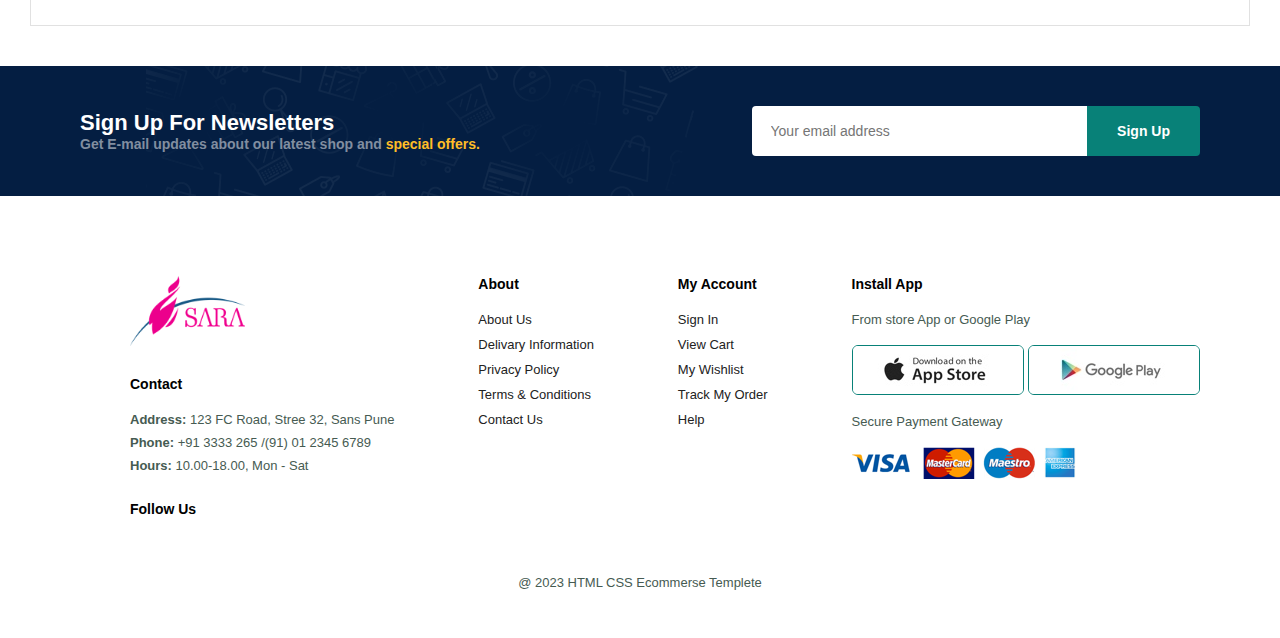
<file: Ecommerce_website/contact.html>
<!DOCTYPE html>
<html lang="en">

<head>
    <meta charset="UTF-8">
    <meta name="viewport" content="width=device-width, initial-scale=1.0">
    <title>Document</title>
    <link rel="stylesheet" href="https://cdnjs.cloudflare.com/ajax/libs/font-awesome/6.4.2/css/all.min.css"
        integrity="sha512-z3gLpd7yknf1YoNbCzqRKc4qyor8gaKU1qmn+CShxbuBusANI9QpRohGBreCFkKxLhei6S9CQXFEbbKuqLg0DA=="
        crossorigin="anonymous" referrerpolicy="no-referrer" />
    <link rel="stylesheet" href="style.css">

</head>

<body>
    <section id="header">
        <a href="#"><img src="image/saralogo.png" class="logo" alt=""></a>
        <div>
            <ul id="navbar">
                <li><a href="index.html">Home</a></li>
                <li><a href="shop.html">Shop</a></li>
                <li><a href="blog.html">Blog</a></li>
                <li><a href="about.html">About</a></li>
                <li><a class="active" href="contact.html">Contact</a></li>
                <li id="lg-bag"><a href="cart.html"><i class="fa-solid fa-bag-shopping"></i></a></li>
                <a href="#" id="close"><i class="fa-solid fa-xmark"></i></a>
            </ul>
        </div>
        <div id="mobile">

            <a href="cart.html"><i class="fa-solid fa-bag-shopping"></i></a>
            <i id="bar" class="fa-solid fa-bars"></i>
        </div>
    </section>

    <section id="page-header" class="about-header">

        <h2>#let's_talk</h2>
        <br>
        <p>LEAVE A MESSAGE, We love to hear from you!</p>
    </section>

    <section id="contact-details" class="section-p1">
        <div class="details">
            <span>GET IN TOUCH</span>
            <h2>Visit one of our agency location or contact us today</h2>
            <h3>Head Office</h3>
            <div>
                <li>
                    <i class="fa-sharp fa-solid fa-location-dot"></i>
                    <p>23 FC street banglow G1 Pune City</p>
                </li>

                <li>
                    <i class="fa-sharp fa-regular fa-envelope"></i>
                    <p>contact@example.com</p>
                </li>

                <li>
                    <i class="fa-solid fa-phone"></i>
                    <p>contact@example.com</p>
                </li>

                <li>
                    <i class="fa-regular fa-clock"></i>
                    <p>Monday to Friday: 9.00am to 8.00pm</p>
                </li>

            </div>
        </div>
        <div class="map">
            <iframe
                src="https://www.google.com/maps/embed?pb=!1m18!1m12!1m3!1d120976.50290253428!2d73.70974177584452!3d18.640839869866728!2m3!1f0!2f0!3f0!3m2!1i1024!2i768!4f13.1!3m3!1m2!1s0x3bc2b8377fbdeab3%3A0x2c4265dab1a7a0f8!2sPimpri-Chinchwad%2C%20Maharashtra!5e0!3m2!1sen!2sin!4v1691820985278!5m2!1sen!2sin"
                width="600" height="450" style="border:0;" allowfullscreen="" loading="lazy"
                referrerpolicy="no-referrer-when-downgrade">
            </iframe>
        </div>
    </section>

    <section id="form-details">
        <form action="">
            <span>LEAVE MESSAGE</span>
            <h2>We love to hear from you</h2>
            <input type="text" placeholder="Your Name">
            <input type="text" placeholder="E-mail">
            <input type="text" placeholder="Subject">
            <textarea name="" id="" cols="30" rows="10"  placeholder="Your message"></textarea>
            <button class="normal">Submit</button>
        </form>

        <div class="people">
            <div>
                <img src="image/people/1.png" alt="">
                <p><span>John Doe </span>Senior Marketing Manager <br> Phone: + 000 123 000 456 <br>
                Email: contact@example.com</p>
            </div>
            <div>
                <img src="image/people/2.png" alt="">
                <p><span>William Smith </span>Senior Marketing Manager <br> Phone: + 000 123 000 456 <br>
                Email: contact@example.com</p>
            </div>
            <div>
                <img src="image/people/3.png" alt="">
                <p><span>Emma Stone </span>Senior Marketing Manager <br> Phone: + 000 123 000 456 <br>
                Email: contact@example.com</p>
            </div>
        </div>
    </section>

    <section id="newletter" class="section-p1 section-m1">
        <div class="newstext">
            <h4>Sign Up For Newsletters</h4>
            <p>Get E-mail updates about our latest shop and <span>special offers.</span> </p>
        </div>
        <div class="form">
            <input type="text" placeholder="Your email address">
            <button class="normal">Sign Up</button>
        </div>
    </section>

    <footer class="section-p1">
        <div class="col">
            <img class="logo" src="image/saralogo.png" class="logo" alt="">
            <h4>Contact</h4>
            <p><strong>Address: </strong>123 FC Road, Stree 32, Sans Pune</p>
            <p><strong>Phone: </strong>+91 3333 265 /(91) 01 2345 6789</p>
            <p><strong>Hours: </strong>10.00-18.00, Mon - Sat</p>

            <div class="follow">
                <h4>Follow Us</h4>
                <div class="icon">
                    <i class="fa-brands fa-facebook-f"></i>
                    <i class="fa-brands fa-twitter"></i>
                    <i class="fa-brands fa-instagram"></i>
                    <i class="fa-brands fa-youtube"></i>
                </div>
            </div>
        </div>

        <div class="col">
            <h4>About</h4>
            <a href="#">About Us</a>
            <a href="#">Delivary Information</a>
            <a href="#">Privacy Policy</a>
            <a href="#">Terms & Conditions</a>
            <a href="#">Contact Us</a>
        </div>

        <div class="col">
            <h4>My Account</h4>
            <a href="#">Sign In</a>
            <a href="#">View Cart</a>
            <a href="#">My Wishlist</a>
            <a href="#">Track My Order</a>
            <a href="#">Help</a>
        </div>

        <div class="col install">
            <h4>Install App</h4>
            <p>From store App or Google Play</p>
            <div class="row">
                <img src="image/pay/app.jpg" alt="">
                <img src="image/pay/play.jpg" alt="">
            </div>
            <p>Secure Payment Gateway</p>
            <img src="image/pay/pay.png" alt="">
        </div>

        <div class="copyright">
            <p>@ 2023 HTML CSS Ecommerse Templete</p>
        </div>
    </footer>

    <script src="script.js"></script>

</body>

</html>
</file>
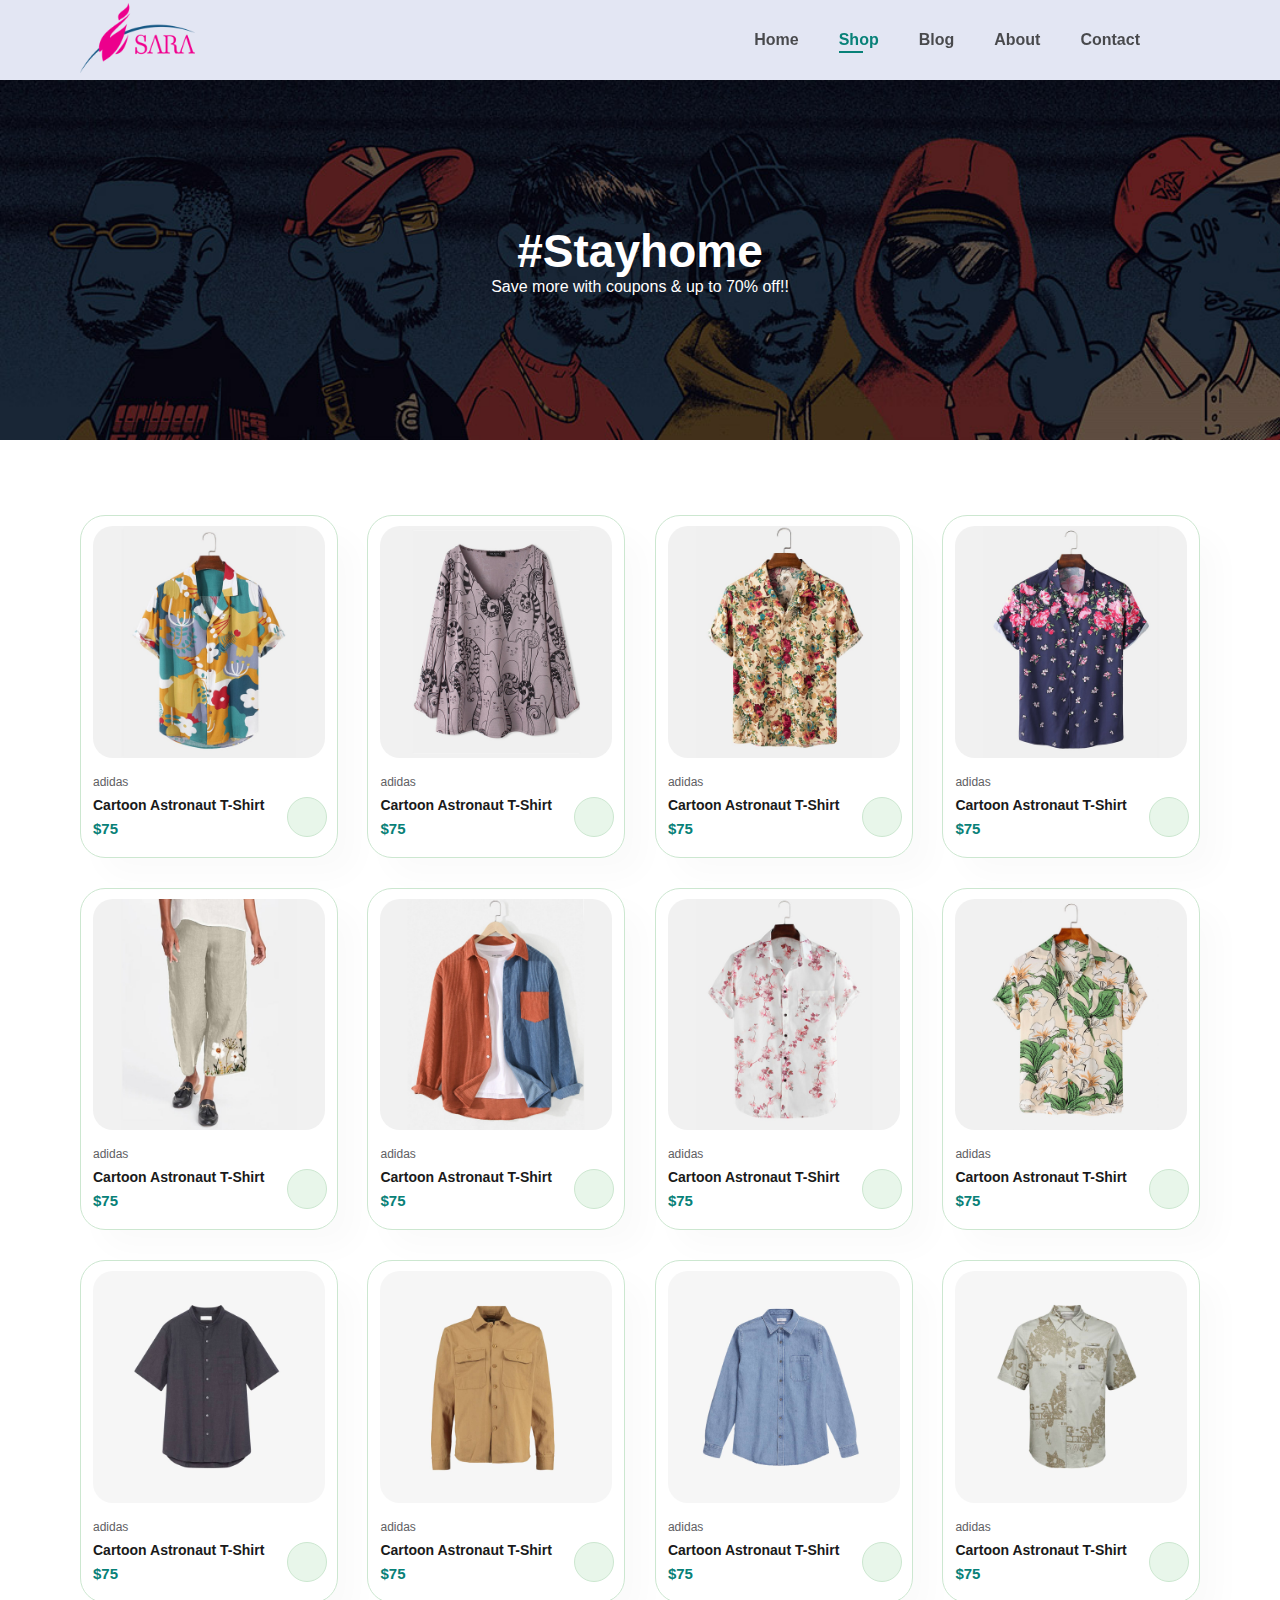
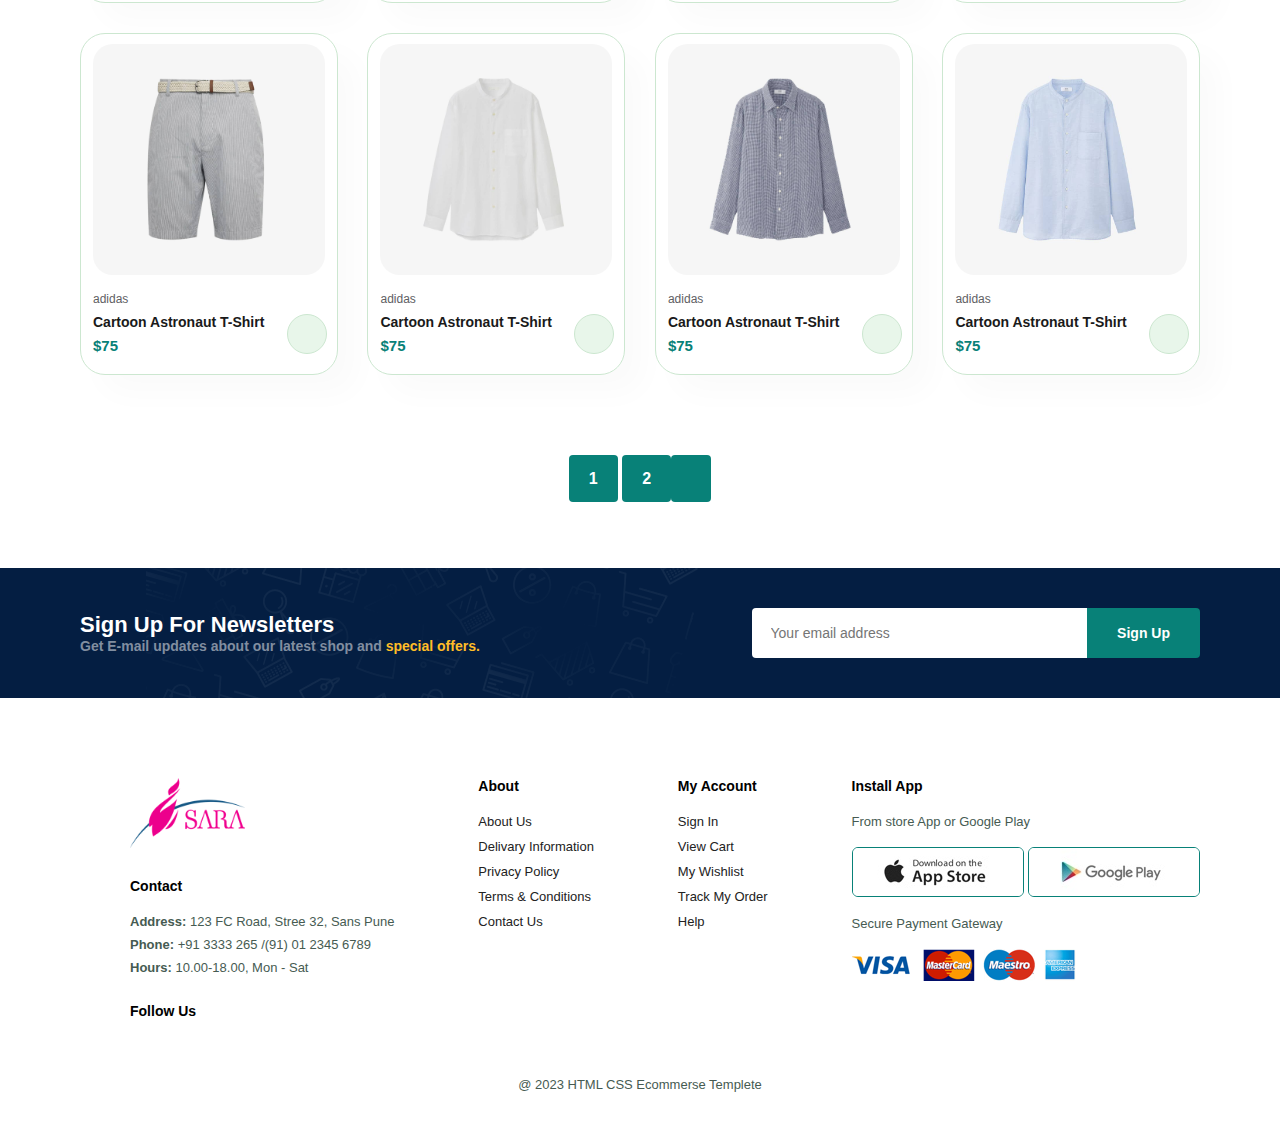
<file: Ecommerce_website/shop.html>
<!DOCTYPE html>
<html lang="en">
<head>
    <meta charset="UTF-8">
    <meta name="viewport" content="width=device-width, initial-scale=1.0">
    <title>Document</title>
    <link rel="stylesheet" href="https://cdnjs.cloudflare.com/ajax/libs/font-awesome/6.4.2/css/all.min.css" integrity="sha512-z3gLpd7yknf1YoNbCzqRKc4qyor8gaKU1qmn+CShxbuBusANI9QpRohGBreCFkKxLhei6S9CQXFEbbKuqLg0DA==" crossorigin="anonymous" referrerpolicy="no-referrer" />
    <link rel="stylesheet" href="style.css">
    
</head>
<body>
   <section id="header">
        <a href="#"><img src="image/saralogo.png" class="logo" alt=""></a>
        <div>
            <ul id="navbar">
                <li><a href="index.html">Home</a></li>
                <li><a class="active" href="shop.html">Shop</a></li>
                <li><a href="blog.html">Blog</a></li>
                <li><a href="about.html">About</a></li>
                <li><a href="contact.html">Contact</a></li>
                <li id="lg-bag"><a href="cart.html"><i class="fa-solid fa-bag-shopping"></i></a></li>
                <a href="#" id="close"><i class="fa-solid fa-xmark"></i></a>
            </ul>
        </div>
        <div id="mobile">
            
            <a href="cart.html"><i class="fa-solid fa-bag-shopping"></i></a>
            <i id="bar" class="fa-solid fa-bars"></i>
        </div>
   </section>

   <section id="page-header">
        
        <h2>#Stayhome</h2>
        <p>Save more with coupons & up to 70% off!!</p>
   </section>


   <section id="product" class="section-p1">
        <div class="pro-conatiner">
            <div class="pro" onclick="window.location.href='sproduct.html';">
                <img src="image/products/f1.jpg" alt="">
                <div class="dicription">
                    <span>adidas</span>
                    <h5>Cartoon Astronaut T-Shirt</h5>
                    <div class="star">
                        <i class="fas fa-star"></i>
                        <i class="fas fa-star"></i>
                        <i class="fas fa-star"></i>
                        <i class="fas fa-star"></i>
                        <i class="fas fa-star"></i>
                    </div>
                    <h4>$75</h4>
                </div>
                <!-- <i class="fa-sharp fa-solid fa-cart-shopping cart"></i> -->
                <a href="href"><i class="fa-solid fa-cart-shopping  cart" ></i></a>
            </div>
            <div class="pro">
                <img src="image/products/f8.jpg" alt="">
                <div class="dicription">
                    <span>adidas</span>
                    <h5>Cartoon Astronaut T-Shirt</h5>
                    <div class="star">
                        <i class="fas fa-star"></i>
                        <i class="fas fa-star"></i>
                        <i class="fas fa-star"></i>
                        <i class="fas fa-star"></i>
                        <i class="fas fa-star"></i>
                    </div>
                    <h4>$75</h4>
                </div>
                <!-- <i class="fa-sharp fa-solid fa-cart-shopping cart"></i> -->
                <a href="href"><i class="fa-solid fa-cart-shopping  cart" ></i></a>
            </div>
            <div class="pro">
                <img src="image/products/f3.jpg" alt="">
                <div class="dicription">
                    <span>adidas</span>
                    <h5>Cartoon Astronaut T-Shirt</h5>
                    <div class="star">
                        <i class="fas fa-star"></i>
                        <i class="fas fa-star"></i>
                        <i class="fas fa-star"></i>
                        <i class="fas fa-star"></i>
                        <i class="fas fa-star"></i>
                    </div>
                    <h4>$75</h4>
                </div>
                <!-- <i class="fa-sharp fa-solid fa-cart-shopping cart"></i> -->
                <a href="href"><i class="fa-solid fa-cart-shopping  cart" ></i></a>
            </div>
            <div class="pro">
                <img src="image/products/f5.jpg" alt="">
                <div class="dicription">
                    <span>adidas</span>
                    <h5>Cartoon Astronaut T-Shirt</h5>
                    <div class="star">
                        <i class="fas fa-star"></i>
                        <i class="fas fa-star"></i>
                        <i class="fas fa-star"></i>
                        <i class="fas fa-star"></i>
                        <i class="fas fa-star"></i>
                    </div>
                    <h4>$75</h4>
                </div>
                <!-- <i class="fa-sharp fa-solid fa-cart-shopping cart"></i> -->
                <a href="href"><i class="fa-solid fa-cart-shopping  cart" ></i></a>
            </div>
            <div class="pro">
                <img src="image/products/f7.jpg" alt="">
                <div class="dicription">
                    <span>adidas</span>
                    <h5>Cartoon Astronaut T-Shirt</h5>
                    <div class="star">
                        <i class="fas fa-star"></i>
                        <i class="fas fa-star"></i>
                        <i class="fas fa-star"></i>
                        <i class="fas fa-star"></i>
                        <i class="fas fa-star"></i>
                    </div>
                    <h4>$75</h4>
                </div>
                <!-- <i class="fa-sharp fa-solid fa-cart-shopping cart"></i> -->
                <a href="href"><i class="fa-solid fa-cart-shopping  cart" ></i></a>
            </div>
            <div class="pro">
                <img src="image/products/f6.jpg" alt="">
                <div class="dicription">
                    <span>adidas</span>
                    <h5>Cartoon Astronaut T-Shirt</h5>
                    <div class="star">
                        <i class="fas fa-star"></i>
                        <i class="fas fa-star"></i>
                        <i class="fas fa-star"></i>
                        <i class="fas fa-star"></i>
                        <i class="fas fa-star"></i>
                    </div>
                    <h4>$75</h4>
                </div>
                <!-- <i class="fa-sharp fa-solid fa-cart-shopping cart"></i> -->
                <a href="href"><i class="fa-solid fa-cart-shopping  cart" ></i></a>
            </div>
            <div class="pro">
                <img src="image/products/f4.jpg" alt="">
                <div class="dicription">
                    <span>adidas</span>
                    <h5>Cartoon Astronaut T-Shirt</h5>
                    <div class="star">
                        <i class="fas fa-star"></i>
                        <i class="fas fa-star"></i>
                        <i class="fas fa-star"></i>
                        <i class="fas fa-star"></i>
                        <i class="fas fa-star"></i>
                    </div>
                    <h4>$75</h4>
                </div>
                <!-- <i class="fa-sharp fa-solid fa-cart-shopping cart"></i> -->
                <a href="href"><i class="fa-solid fa-cart-shopping  cart" ></i></a>
            </div>
            <div class="pro">
                <img src="image/products/f2.jpg" alt="">
                <div class="dicription">
                    <span>adidas</span>
                    <h5>Cartoon Astronaut T-Shirt</h5>
                    <div class="star">
                        <i class="fas fa-star"></i>
                        <i class="fas fa-star"></i>
                        <i class="fas fa-star"></i>
                        <i class="fas fa-star"></i>
                        <i class="fas fa-star"></i>
                    </div>
                    <h4>$75</h4>
                </div>
                <!-- <i class="fa-sharp fa-solid fa-cart-shopping cart"></i> -->
                <a href="href"><i class="fa-solid fa-cart-shopping  cart" ></i></a>
            </div>
            
    
        <div class="pro">
            <img src="image/products/n8.jpg" alt="">
            <div class="dicription">
                <span>adidas</span>
                <h5>Cartoon Astronaut T-Shirt</h5>
                <div class="star">
                    <i class="fas fa-star"></i>
                    <i class="fas fa-star"></i>
                    <i class="fas fa-star"></i>
                    <i class="fas fa-star"></i>
                    <i class="fas fa-star"></i>
                </div>
                <h4>$75</h4>
            </div>
            <!-- <i class="fa-sharp fa-solid fa-cart-shopping cart"></i> -->
            <a href="href"><i class="fa-solid fa-cart-shopping  cart" ></i></a>
        </div>
        <div class="pro">
            <img src="image/products/n7.jpg" alt="">
            <div class="dicription">
                <span>adidas</span>
                <h5>Cartoon Astronaut T-Shirt</h5>
                <div class="star">
                    <i class="fas fa-star"></i>
                    <i class="fas fa-star"></i>
                    <i class="fas fa-star"></i>
                    <i class="fas fa-star"></i>
                    <i class="fas fa-star"></i>
                </div>
                <h4>$75</h4>
            </div>
            <!-- <i class="fa-sharp fa-solid fa-cart-shopping cart"></i> -->
            <a href="href"><i class="fa-solid fa-cart-shopping  cart" ></i></a>
        </div>
        <div class="pro">
            <img src="image/products/n5.jpg" alt="">
            <div class="dicription">
                <span>adidas</span>
                <h5>Cartoon Astronaut T-Shirt</h5>
                <div class="star">
                    <i class="fas fa-star"></i>
                    <i class="fas fa-star"></i>
                    <i class="fas fa-star"></i>
                    <i class="fas fa-star"></i>
                    <i class="fas fa-star"></i>
                </div>
                <h4>$75</h4>
            </div>
            <!-- <i class="fa-sharp fa-solid fa-cart-shopping cart"></i> -->
            <a href="href"><i class="fa-solid fa-cart-shopping  cart" ></i></a>
        </div>
        <div class="pro">
            <img src="image/products/n4.jpg" alt="">
            <div class="dicription">
                <span>adidas</span>
                <h5>Cartoon Astronaut T-Shirt</h5>
                <div class="star">
                    <i class="fas fa-star"></i>
                    <i class="fas fa-star"></i>
                    <i class="fas fa-star"></i>
                    <i class="fas fa-star"></i>
                    <i class="fas fa-star"></i>
                </div>
                <h4>$75</h4>
            </div>
            <!-- <i class="fa-sharp fa-solid fa-cart-shopping cart"></i> -->
            <a href="href"><i class="fa-solid fa-cart-shopping  cart" ></i></a>
        </div>
        <div class="pro">
            <img src="image/products/n6.jpg" alt="">
            <div class="dicription">
                <span>adidas</span>
                <h5>Cartoon Astronaut T-Shirt</h5>
                <div class="star">
                    <i class="fas fa-star"></i>
                    <i class="fas fa-star"></i>
                    <i class="fas fa-star"></i>
                    <i class="fas fa-star"></i>
                    <i class="fas fa-star"></i>
                </div>
                <h4>$75</h4>
            </div>
            <!-- <i class="fa-sharp fa-solid fa-cart-shopping cart"></i> -->
            <a href="href"><i class="fa-solid fa-cart-shopping  cart" ></i></a>
        </div>
        <div class="pro">
            <img src="image/products/n3.jpg" alt="">
            <div class="dicription">
                <span>adidas</span>
                <h5>Cartoon Astronaut T-Shirt</h5>
                <div class="star">
                    <i class="fas fa-star"></i>
                    <i class="fas fa-star"></i>
                    <i class="fas fa-star"></i>
                    <i class="fas fa-star"></i>
                    <i class="fas fa-star"></i>
                </div>
                <h4>$75</h4>
            </div>
            <!-- <i class="fa-sharp fa-solid fa-cart-shopping cart"></i> -->
            <a href="href"><i class="fa-solid fa-cart-shopping  cart" ></i></a>
        </div>
        <div class="pro">
            <img src="image/products/n2.jpg" alt="">
            <div class="dicription">
                <span>adidas</span>
                <h5>Cartoon Astronaut T-Shirt</h5>
                <div class="star">
                    <i class="fas fa-star"></i>
                    <i class="fas fa-star"></i>
                    <i class="fas fa-star"></i>
                    <i class="fas fa-star"></i>
                    <i class="fas fa-star"></i>
                </div>
                <h4>$75</h4>
            </div>
            <!-- <i class="fa-sharp fa-solid fa-cart-shopping cart"></i> -->
            <a href="href"><i class="fa-solid fa-cart-shopping  cart" ></i></a>
        </div>
        <div class="pro">
            <img src="image/products/n1.jpg" alt="">
            <div class="dicription">
                <span>adidas</span>
                <h5>Cartoon Astronaut T-Shirt</h5>
                <div class="star">
                    <i class="fas fa-star"></i>
                    <i class="fas fa-star"></i>
                    <i class="fas fa-star"></i>
                    <i class="fas fa-star"></i>
                    <i class="fas fa-star"></i>
                </div>
                <h4>$75</h4>
            </div>
            <!-- <i class="fa-sharp fa-solid fa-cart-shopping cart"></i> -->
            <a href="href"><i class="fa-solid fa-cart-shopping  cart" ></i></a>
        </div>
        
    </div>
    </section>


    <section id="pegination" class="section-p1">
        <a href="#">1</a>
        <a href="#">2</a>
        <a href="#"><i class="fa-solid fa-arrow-right"></i></a>
    </section>

    <section id="newletter" class="section-p1 section-m1" >
        <div class="newstext">
            <h4>Sign Up For Newsletters</h4>
            <p>Get E-mail updates about our latest shop and <span>special offers.</span> </p>
        </div>
        <div class="form">
            <input type="text" placeholder="Your email address">
            <button class="normal">Sign Up</button>
        </div>
    </section>


    <footer class="section-p1">
        <div class="col">
            <img class="logo" src="image/saralogo.png" class="logo" alt="">
            <h4>Contact</h4>
            <p><strong>Address: </strong>123 FC Road, Stree 32, Sans Pune</p>
            <p><strong>Phone: </strong>+91 3333 265 /(91) 01 2345 6789</p>
            <p><strong>Hours: </strong>10.00-18.00, Mon - Sat</p>

            <div class="follow">
                <h4>Follow Us</h4>
                <div class="icon">
                    <i class="fa-brands fa-facebook-f"></i>
                    <i class="fa-brands fa-twitter"></i>
                    <i class="fa-brands fa-instagram"></i>
                    <i class="fa-brands fa-youtube"></i>
                </div>
            </div>
        </div>

        <div class="col">
            <h4>About</h4>
            <a href="#">About Us</a>
            <a href="#">Delivary Information</a>
            <a href="#">Privacy Policy</a>
            <a href="#">Terms & Conditions</a>
            <a href="#">Contact Us</a>
        </div>

        <div class="col">
            <h4>My Account</h4>
            <a href="#">Sign In</a>
            <a href="#">View Cart</a>
            <a href="#">My Wishlist</a>
            <a href="#">Track My Order</a>
            <a href="#">Help</a>
        </div>

        <div class="col install">
            <h4>Install App</h4>
            <p>From store App or Google Play</p>
            <div class="row">
                <img src="image/pay/app.jpg" alt="">
                <img src="image/pay/play.jpg" alt="">
            </div>
            <p>Secure Payment Gateway</p>
            <img src="image/pay/pay.png" alt="">
        </div>

        <div class="copyright">
            <p>@ 2023 HTML CSS Ecommerse Templete</p>
        </div>
    </footer>

    <script src="script.js"></script>
    
</body>
</html>
</file>
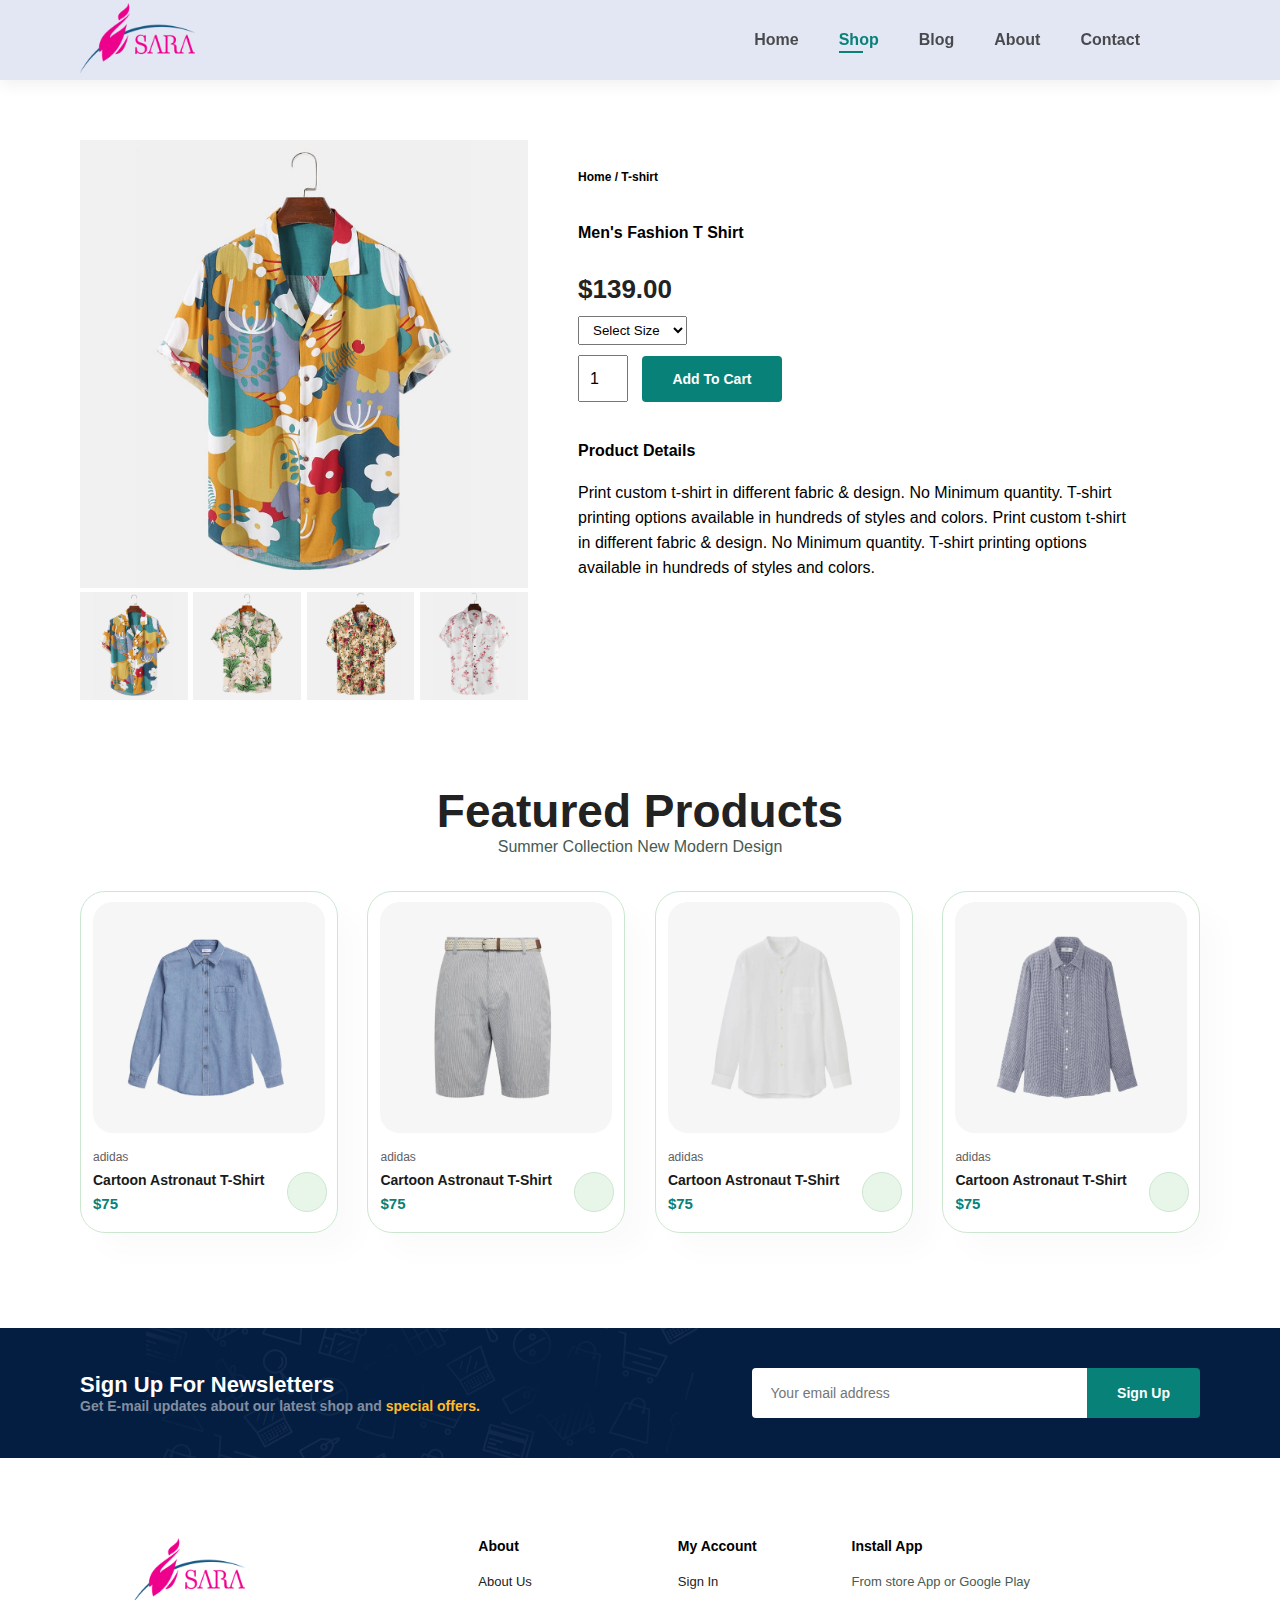
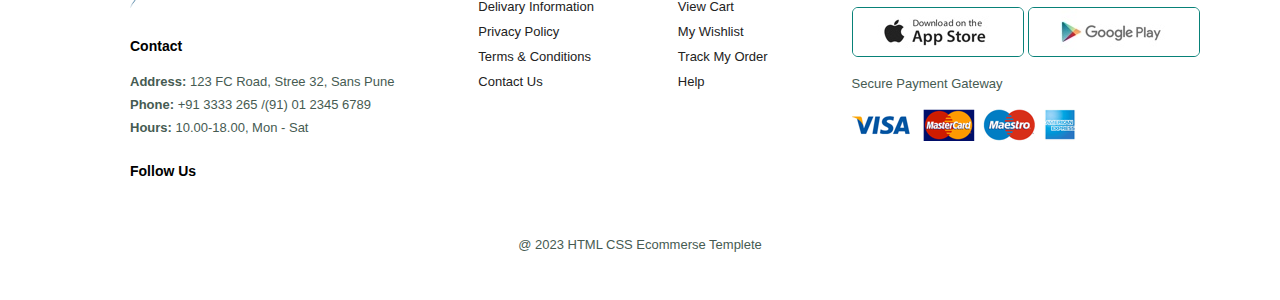
<file: Ecommerce_website/sproduct.html>
<!DOCTYPE html>
<html lang="en">
<head>
    <meta charset="UTF-8">
    <meta name="viewport" content="width=device-width, initial-scale=1.0">
    <title>Document</title>
    <link rel="stylesheet" href="https://cdnjs.cloudflare.com/ajax/libs/font-awesome/6.4.2/css/all.min.css" integrity="sha512-z3gLpd7yknf1YoNbCzqRKc4qyor8gaKU1qmn+CShxbuBusANI9QpRohGBreCFkKxLhei6S9CQXFEbbKuqLg0DA==" crossorigin="anonymous" referrerpolicy="no-referrer" />
    <link rel="stylesheet" href="style.css">
    
</head>
<body>
   <section id="header">
        <a href="#"><img src="image/saralogo.png" class="logo" alt=""></a>
        <div>
            <ul id="navbar">
                <li><a href="index.html">Home</a></li>
                <li><a class="active" href="shop.html">Shop</a></li>
                <li><a href="blog.html">Blog</a></li>
                <li><a href="about.html">About</a></li>
                <li><a href="contact.html">Contact</a></li>
                <li id="lg-bag"><a href="cart.html"><i class="fa-solid fa-bag-shopping"></i></a></li>
                <a href="#" id="close"><i class="fa-solid fa-xmark"></i></a>
            </ul>
        </div>
        <div id="mobile">
            
            <a href="cart.html"><i class="fa-solid fa-bag-shopping"></i></a>
            <i id="bar" class="fa-solid fa-bars"></i>
        </div>
   </section>

   <section id="pro-details" class="section-p1">
        <div class="single-pro-image">
            <img src="image/products/f1.jpg" id="main-img" width="100%">

            <div class="small-img-group">
                <div class="small-img-col">
                    <img src="image/products/f1.jpg" class="small-image" width="100%" alt="">
                </div>
                <div class="small-img-col">
                    <img src="image/products/f2.jpg" class="small-image" width="100%" alt="">
                </div>
                <div class="small-img-col">
                    <img src="image/products/f3.jpg" class="small-image" width="100%" alt="">
                </div>
                <div class="small-img-col">
                    <img src="image/products/f4.jpg" class="small-image" width="100%" alt="">
                </div>
            </div>
        </div>

        <div class="single-pro-details">
            <h6>Home / T-shirt</h6>
            <h4>Men's Fashion T Shirt</h4>
            <h2>$139.00</h2>
            <select>
                <option value="">Select Size</option>
                <option value="">XL</option>
                <option value="">XXL</option>
                <option value="">large</option>
                <option value="">small</option>
                <!-- <option value="">Select Size</option> -->
            </select>
            <input type="number" value="1">
            <button class="normal">Add To Cart</button>
            <h4>Product Details</h4>
            <span>Print custom t-shirt in different fabric & design. No Minimum quantity. 
                T-shirt printing options available in hundreds of styles and colors.
                Print custom t-shirt in different fabric & design. No Minimum quantity.
                T-shirt printing options available in hundreds of styles and colors.
            </span>
        </div>
   </section>

   <section id="product" class="section-p1">
    <h2>Featured Products</h2>
    <p>Summer Collection New Modern Design</p>
    <div class="pro-conatiner">
        
        <div class="pro">
            <img src="image/products/n5.jpg" alt="">
            <div class="dicription">
                <span>adidas</span>
                <h5>Cartoon Astronaut T-Shirt</h5>
                <div class="star">
                    <i class="fas fa-star"></i>
                    <i class="fas fa-star"></i>
                    <i class="fas fa-star"></i>
                    <i class="fas fa-star"></i>
                    <i class="fas fa-star"></i>
                </div>
                <h4>$75</h4>
            </div>
            <!-- <i class="fa-sharp fa-solid fa-cart-shopping cart"></i> -->
            <a href="href"><i class="fa-solid fa-cart-shopping  cart" ></i></a>
        </div>
        
        <div class="pro">
            <img src="image/products/n6.jpg" alt="">
            <div class="dicription">
                <span>adidas</span>
                <h5>Cartoon Astronaut T-Shirt</h5>
                <div class="star">
                    <i class="fas fa-star"></i>
                    <i class="fas fa-star"></i>
                    <i class="fas fa-star"></i>
                    <i class="fas fa-star"></i>
                    <i class="fas fa-star"></i>
                </div>
                <h4>$75</h4>
            </div>
            <!-- <i class="fa-sharp fa-solid fa-cart-shopping cart"></i> -->
            <a href="href"><i class="fa-solid fa-cart-shopping  cart" ></i></a>
        </div>
        <div class="pro">
            <img src="image/products/n3.jpg" alt="">
            <div class="dicription">
                <span>adidas</span>
                <h5>Cartoon Astronaut T-Shirt</h5>
                <div class="star">
                    <i class="fas fa-star"></i>
                    <i class="fas fa-star"></i>
                    <i class="fas fa-star"></i>
                    <i class="fas fa-star"></i>
                    <i class="fas fa-star"></i>
                </div>
                <h4>$75</h4>
            </div>
            <!-- <i class="fa-sharp fa-solid fa-cart-shopping cart"></i> -->
            <a href="href"><i class="fa-solid fa-cart-shopping  cart" ></i></a>
        </div>
        <div class="pro">
            <img src="image/products/n2.jpg" alt="">
            <div class="dicription">
                <span>adidas</span>
                <h5>Cartoon Astronaut T-Shirt</h5>
                <div class="star">
                    <i class="fas fa-star"></i>
                    <i class="fas fa-star"></i>
                    <i class="fas fa-star"></i>
                    <i class="fas fa-star"></i>
                    <i class="fas fa-star"></i>
                </div>
                <h4>$75</h4>
            </div>
            <!-- <i class="fa-sharp fa-solid fa-cart-shopping cart"></i> -->
            <a href="href"><i class="fa-solid fa-cart-shopping  cart" ></i></a>
        </div>
        
    </div>
    </section>
   
    <section id="newletter" class="section-p1 section-m1" >
        <div class="newstext">
            <h4>Sign Up For Newsletters</h4>
            <p>Get E-mail updates about our latest shop and <span>special offers.</span> </p>
        </div>
        <div class="form">
            <input type="text" placeholder="Your email address">
            <button class="normal">Sign Up</button>
        </div>
    </section>


    <footer class="section-p1">
        <div class="col">
            <img class="logo" src="image/saralogo.png" class="logo" alt="">
            <h4>Contact</h4>
            <p><strong>Address: </strong>123 FC Road, Stree 32, Sans Pune</p>
            <p><strong>Phone: </strong>+91 3333 265 /(91) 01 2345 6789</p>
            <p><strong>Hours: </strong>10.00-18.00, Mon - Sat</p>

            <div class="follow">
                <h4>Follow Us</h4>
                <div class="icon">
                    <i class="fa-brands fa-facebook-f"></i>
                    <i class="fa-brands fa-twitter"></i>
                    <i class="fa-brands fa-instagram"></i>
                    <i class="fa-brands fa-youtube"></i>
                </div>
            </div>
        </div>

        <div class="col">
            <h4>About</h4>
            <a href="#">About Us</a>
            <a href="#">Delivary Information</a>
            <a href="#">Privacy Policy</a>
            <a href="#">Terms & Conditions</a>
            <a href="#">Contact Us</a>
        </div>

        <div class="col">
            <h4>My Account</h4>
            <a href="#">Sign In</a>
            <a href="#">View Cart</a>
            <a href="#">My Wishlist</a>
            <a href="#">Track My Order</a>
            <a href="#">Help</a>
        </div>

        <div class="col install">
            <h4>Install App</h4>
            <p>From store App or Google Play</p>
            <div class="row">
                <img src="image/pay/app.jpg" alt="">
                <img src="image/pay/play.jpg" alt="">
            </div>
            <p>Secure Payment Gateway</p>
            <img src="image/pay/pay.png" alt="">
        </div>

        <div class="copyright">
            <p>@ 2023 HTML CSS Ecommerse Templete</p>
        </div>
    </footer>

    <script>
        var mainImg = document.getElementById("main-img");
        var smallImg = document.getElementsByClassName("small-image");
        smallImg[0].onclick = function(){
            mainImg.src = smallImg[0].src;
        }
        smallImg[1].onclick = function(){
            mainImg.src = smallImg[1].src;
        }
        smallImg[2].onclick = function(){
            mainImg.src = smallImg[2].src;
        }
        smallImg[3].onclick = function(){
            mainImg.src = smallImg[3].src;
        }
    </script>

    <script src="script.js"></script>
    
</body>
</html>
</file>
<file: Ecommerce_website/style.css>
*{
    margin: 0;
    padding: 0;
    box-sizing: border-box;
    font-family: 'Spartan', sans-serif;
}
h1{
    font-size: 50px;
    line-height: 64px;
    color: #222;
}
h2{
    font-size: 46px;
    line-height: 54px;
    color: #222;
}
h3{
    font-size: 20px;
    /* line-height: ; */
    color: #222;
}
h6{
    font-weight: 700;
    font-size: 12px;
}
p{
    font-size: 16px;
    color: #465b52;
}
.section-p1{
    padding: 40px 80px;
}
.section-m1{
    margin: 40px 0;
}

button.normal{
    font-size: 14px;
    font-weight: 600;
    padding: 15px 30px;
    color: #000;
    background-color: #fff;
    border-radius: 4px;
    cursor: pointer;
    border: none;
    outline: none;
    transition: 0.2s;
}

button.white{
    font-size: 13px;
    font-weight: 600;
    padding: 11px 18px;
    color: #fff;
    background-color: transparent;
    cursor: pointer;
    border: 1px solid #fff;
    outline: none;
    transition: 0.2s;
}

body{
    width: 100%;
}


/** Header Starts **/
#header{
    display: flex;
    align-items: center;
    justify-content: space-between;
    padding: 20px 80px;
    background-color: #E3E6F3;
    box-shadow: 0 5px 15px rgba(0, 0, 0, 0.06);
    height: 80px;
    position: sticky;
    top: 0;
    left: 0;
    z-index: 999;
}

#navbar{
    display: flex;
    align-items: center;
    justify-content: center;
}


#navbar li{
    list-style: none;
    padding: 0 20px;
    position: relative;
}

#navbar li a{
    text-decoration: none;
    font-size: 16px;
    font-weight: 700;
    color: #1a1a1ac5;
    transition: 0.3s ease;
}

#navbar li a:hover,
#navbar li a.active{
    color: #088178;
}

#navbar li a.active::after,
#navbar li a:hover::after{
    content: "";
    width: 30%;
    height: 2px;
    background: #088178;
    position: absolute;
    bottom: -4px;
    left: 20px;
}
#mobile{
    display: none;
    align-items: center;
}
#close{
    display: none;
}
.logo{
    background-color: E3E6F3;
    height: 70px;
}


/** Home page **/
#hero{
    background-image: url(image/heroimg2.jpg);
    height: 90vh;
    width: 100%;
    background-repeat: no-repeat;
    background-size: cover;
    background-position: top 25% right 0;
    padding: 0 80px;
    display: flex;
    flex-direction: column;
    align-items: flex-start;
    justify-content: center;
}

#hero h4{
    padding-bottom: 15px;
}

#hero h1{
    color:#088178 ;
}

#hero button{
    background-image: url(image/button.png);
    /* background: transparent; */
    color: #088178;
    border: none;
    padding: 20px 80px 14px 65px;
    background-repeat: no-repeat;
    cursor: pointer;
    font-weight: 700;
    font-size: 15px;
   
}


/************ feature section ************/
#feature {
    display: flex;
    align-items: center;
    justify-content: space-between;
    flex-wrap: wrap;
}
#feature .feature-box{
    text-align: center;
    width: 180px;
    padding: 25px 15px;
    box-shadow: 20px 20px 34px rgba(0, 0, 0, 0.09);
    border: 1px solid #cce7d0;
    border-radius: 4px;
    margin: 15px 0;
}

#feature .feature-box:hover{
    box-shadow: 10px 10px 54px rgba(70, 62, 221, 0.1);
}

#feature .feature-box img{
    width: 100%;
    margin-bottom: 10px;
}
#feature .feature-box:nth-child(2) h6{
    background-color: #cdebbc;
}
#feature .feature-box:nth-child(3) h6{
    background-color: #d1e8f2;
}
#feature .feature-box:nth-child(4) h6{
    background-color: #cdd4f8;
}
#feature .feature-box:nth-child(5) h6{
    background-color: #f6dbf6;
}
#feature .feature-box:nth-child(6) h6{
    background-color: #fff2e5;
}
#feature h6{
    display: inline-block;
    padding: 9px 8px 6px 8px;
    line-height: 1;
    border-radius: 4px;
    color: #088178;
    background-color: #fddde4;
}

/************* product **************/
#product .pro-conatiner{
    display: flex;
    justify-content: space-between;
    padding-top: 20px;
    flex-wrap: wrap;
}
#product{
    text-align: center;
}
#product .pro{
    width: 23%;
    min-width:250px ;
    padding: 10px 12px;
    border: 1px solid #cce7d0;
    border-radius: 25px;
    cursor: pointer;
    box-shadow: 20px 20px 30px rgba(0, 0, 0, 0.02);
    margin: 15px 0;
    transition: 0.2s ease;
    position: relative;
}
#product .pro:hover{
    box-shadow: 20px 20px 30px rgba(0, 0, 0, 0.06);
}
#product .pro img{
    width: 100%;
    border-radius: 20px;
}
#product .pro .dicription{
    text-align: start;
    padding: 10px 0;
}
#product .pro .dicription span{
    color: #606063;
    font-size : 12px;
}
#product .pro .dicription h5{
    padding-top: 7px;
    color:#1a1a1a;
    font-size: 14px;
}
#product .pro .dicription i{
    font-size: 12px;
    color: rgb(243, 181, 25);
}
#product .pro .dicription h4{
    padding-top: 7px;
    font-size: 15px;
    font-weight: 700;
    color: #088178;
}
#product .pro .cart{
    width: 40px;
    height: 40px;
    line-height: 40px;
    border-radius: 50px;
    background-color: #e8f6ea;
    /* font-weight: 500; */
    color: #088178;
    border: 1px solid #cce7d0;
    position: absolute;
    bottom: 20px;
    right: 10px;
}

/******** Banner*********/
#banner {
    display: flex;
    flex-direction: column;
    justify-content: center;
    align-items: center;
    text-align: center;
    background-image: url("image/banner/b2.jpg");
    width: 100%;
    height: 40vh;
    background-size: cover;
    background-position: center;
}
#banner h4{
    color: #fff;
    font-size: 16px;
}
#banner h2{
    color: #fff;
    font-size: 30px;
    padding: 10px 0;
}
#banner h2 span{
    color: #ef3636;
    
}
#banner button:hover{
    background-color: #088178;
    color: #fff;
}


#sm-banner{
    display: flex;
    justify-content: space-between;
    flex-wrap: wrap;
}
#sm-banner .banner-box{
    display: flex;
    flex-direction: column;
    justify-content: center;
    align-items: flex-start;
    background-image: url("image/banner/b17.jpg");
    min-width: 580px;
    height: 50vh;
    background-size: cover;
    background-position: center;
    padding: 30px;
}
#sm-banner .banner-box2{
    background-image: url("image/banner/b10.jpg");
}
#sm-banner h4{
    color: #fff;
    font-size: 20px;
    font-weight: 300;
}
#sm-banner h2{
    color: #fff;
    font-size: 20px;
    font-weight: 800;
}
#sm-banner span{
    color: #fff;
    font-size: 14px;
    font-weight: 500;
    padding-bottom: 15px;
}
#sm-banner .banner-box:hover button{
    background-color: #088178;
    border: 1px solid #088178;
}

#banner3{
    display: flex;
    justify-content: space-between;
    flex-wrap: wrap;
    padding: 0 80px;
}

#banner3 .banner-box{
    display: flex;
    flex-direction: column;
    justify-content: center;
    align-items: flex-start;
    background-image: url("image/banner/b7.jpg");
    min-width: 30%;
    height: 30vh;
    background-size: cover;
    background-position: center;
    padding: 20px;
    margin-bottom: 20px;
}

#banner3 .banner-box2 {
    background-image: url("image/banner/b4.jpg");
}

#banner3 .banner-box3 {
    background-image: url("image/banner/b18.jpg");
}
#banner3 h2{
    color: #fff;
    font-weight: 900;
    font-size: 22px;
}
#banner3 h3{
    color: #ec544e;
    font-weight: 800;
    font-size: 15px;
}

#newletter{
    display: flex;
    justify-content: space-between;
    flex-wrap: wrap;
    align-items: center;
    background-image: url("image/banner/b14.png");
    background-repeat: no-repeat;
    background-position: 20% 30%;
    background-color: #041e42;
}
#newletter h4{
    font-size: 22px;
    font-weight: 700;
    color: #fff;
}
#newletter p{
    font-size: 14px;
    font-weight: 600;
    color: #818ea0;
}
#newletter p span{
    color: #ffbd27;
}
#newletter .form{
    display: flex;
    width: 40%;
}
#newletter input{
    height: 3.125rem;
    padding: 0 1.25em;
    font-size: 14px;
    width: 100%;
    border-radius: 4px;
    border: 1px solid transparent;
    outline: none;
    border-top-right-radius: 0;
    border-bottom-right-radius: 0;
}
#newletter button{
    background-color: #088178;
    color: #fff;
    white-space: nowrap;
    border-top-left-radius: 0;
    border-bottom-left-radius: 0;
}

/************ footer ********/
footer{
    display: flex;
    flex-wrap: wrap;
    justify-content: space-between;
    
}
footer .col{
    display: flex;
    flex-direction: column;
    align-items: flex-start;
    margin-bottom: 20px;
    padding-left: 50px;
    
}
footer .logo{
    margin-bottom: 30px;
}
footer h4{
    font-size: 14px;
    padding-bottom: 20px;
}
footer p{
    font-size: 13px;
    margin:0 0 8px 0;
}
footer a{
    font-size: 13px;
    text-decoration: none;
    color: #222;
    margin-bottom:10px;
}
footer .follow{
    margin-top: 20px;
}
footer .follow i{
    color: #465b52;
    padding-right: 5px;
    cursor: pointer;
}
footer .install .row img{
    border: 1px solid #088178;
    border-radius: 6px;
}
footer .install img{
    margin: 10px 0 15px 0;
}
footer .follow i:hover,
footer a:hover{
    color: #088178;
}

footer .copyright{
    width: 100%;
    text-align: center;
}



/********** Shop page ********/

#page-header{
    background-image: url("image/banner/b1.jpg");
    width: 100%;
    height: 40vh;
    background-size: cover;
    display: flex;
    justify-content: center;
    text-align: center;
    flex-direction: column;
    padding: 14px;
}

#page-header h2,
#page-header p{
    color: #fff;
}

#pegination{
    text-align: center;
}

#pegination a{
    text-decoration: none;
    background-color: #088178;
    padding: 15px 20px;
    border-radius: 4px;
    color: #fff;
    font-weight: 600;
}

#pegination a i{
    font-weight: 600;
    font-size: 16px;
}


/*********** single product details ***********/

#pro-details{
    display: flex;
    margin-top: 20px;
}
#pro-details .single-pro-image{
    width: 40%;
    margin-right: 50px;
}

.small-img-group{
    display: flex;
    justify-content: space-between;
}

.small-img-col{
    flex-basis: 24%;
    cursor: pointer;
}
#pro-details .single-pro-details{
    width: 50%;
    padding-top: 30px;
}
#pro-details .single-pro-details h4{
    padding: 40px 0 20px 0;
}
#pro-details .single-pro-details h2{
    font-size: 26px;

}
#pro-details .single-pro-details select{
    display: block;
    padding: 5px 10px;
    margin-bottom: 10px;
}
#pro-details .single-pro-details input{
    width: 50px;
    height: 47px;
    padding-left: 10px;
    font-size: 16px;
    margin-right: 10px;
}
#pro-details .single-pro-details input:focus{
    outline: none;
}
#pro-details .single-pro-details button{
    background-color: #088178;
    color: #fff;
}
#pro-details .single-pro-details span{
    line-height: 25px;
}



/************* Blog page ***********/

#page-header.blog-header{
    background-image: url("image/banner/b19.jpg");
}
#blog{
    padding: 150px 150px 0 150px;
}
#blog .blog-box{
    display: flex;
    align-items: 100%;
    width: 100%;
    position: relative;
    padding-bottom: 90px;
}
#blog .blog-img{
    width: 50%;
    margin-right: 40px;

}
#blog img{
    width: 100%;
    height: 300px;
    object-fit: cover;
}
#blog .blog-details{
    width: 50%;
    margin-top: 90px;
}
#blog .blog-details h4{
    padding-bottom: 20px;
}
#blog .blog-details a{
    text-decoration: none;
    font-size: 12px;
    color: #000;
    font-weight: 700;
    position: relative;
    transition: 0.3s;
}
#blog .blog-details a::after{
    content: "";
    width: 50px;
    height: 1px;
    background-color: #000;
    position: absolute;
    top: 4px;
    right: -60px;
}
#blog .blog-details a:hover{
    color: #088178;
}
#blog .blog-details a:hover::after{
    background-color: #088178;
}
#blog .blog-box h1{
    position: absolute;
    top: -40px;
    left: 0;
    font-size: 70px;
    font-weight: 700;
    color: #c9cbce;
    z-index: -9;
}



/*********** About page ************/
#page-header.about-header{
    background-image: url("image/about/banner.png");
}
#about-head{
    display: flex;
    align-items: center;
}
#about-head img{
    width: 50%;
    height: auto;
}
#about-head div{
    padding-left: 40px;
}
#about-app{
    text-align: center;
} 
#about-app .video{
    width: 70%;
    height: 100%;
    margin: 30px auto 0 auto;
}
#about-app .video video{
    width: 100%;
    height: 100%;
    border-radius: 20px;
}



/************* Contact page **********/
#contact-details{
    display: flex;
    align-items: center;
    justify-content: space-between;
} 
#contact-details .details{
    width: 40%;
}
#contact-details .details span,
#form-details form span{
    font-size: 12px;
}
#contact-details .details h2,
#form-details form h2{
    font-size: 26px;
    line-height: 35px;
    padding: 20px 0;
}
#contact-details .details h3{
    font-size: 16px;
    padding-bottom: 15px
}
#contact-details .details li{
    list-style: none;
    display: flex;
    padding: 10px 0;
}
#contact-details .details li i{
    font-size: 14px;
    padding-right: 22px;
}
#contact-details .details li p{
    margin: 0;
    font-size: 14px;
}
#contact-details .map{
    width: 55%;
    height: 400px;
}
#contact-details .map iframe{
    width: 100%;
    height: 100%;
}
#form-details{
    display: flex;
    justify-content: space-between;
    margin: 30px;
    padding: 80px;
    border: 1px solid #e1e1e1;
}
#form-details form{
    width: 65%;
    display: flex;
    flex-direction: column;
    align-items: flex-start;
}
#form-details form input,
#form-details form textarea{
    width: 100%;
    padding: 12px 15px;
    outline: none;
    margin-bottom: 20px;
    border: 1px solid #e1e1e1;
}
#form-details form button{
    background-color: #088178;
    color: #fff;
}
#form-details .people div{
    padding-bottom: 25px;
    display: flex;
    align-items: flex-start;
}
#form-details .people div img{
    width: 65px;
    height: 65px;
    object-fit: cover;
    margin-right: 15px;
}
#form-details .people div p{
    margin: 0;
    font-size: 13px;
    line-height: 25px;
}
#form-details .people div p span{
    display: block;
    font-size: 16px;
    font-weight: 600;
    color: #000;
}


/********* Cart page ***********/

#cart{
    overflow-x: auto;
}
#cart table{
    width: 100%;
    border-collapse: collapse;
    table-layout: fixed;
    white-space: nowrap;
}
#cart table img{
    width: 70px;
}
#cart table td:nth-child(1){
    width: 100px;
    text-align: center;
}
#cart table td:nth-child(2){
    width: 150px;
    text-align: center;
}
#cart table td:nth-child(3){
    width: 250px;
    text-align: center;
}
#cart table td:nth-child(4),
#cart table td:nth-child(5),
#cart table td:nth-child(6){
    width: 150px;
    text-align: center;
}
#cart table td:nth-child(5) input{
    width: 70px;
    padding: 10px 5px 10px 15px;
}
#cart table thead{
    border: 1px solid #e2e9e1;
    border-left: none;
    border-right: none;

}
#cart table thead td{
    font-weight: 700;
    font-size: 13px;
    padding: 18px 0;
    text-transform: uppercase;
}
#cart table tbody tr td{
    padding-top: 15px;
}
#cart table tbody td{
    font-size: 13px;
}
#cart-add{
    display: flex;
    flex-wrap: wrap;
    justify-content: space-between;
}
#coupon{
    width: 50%;
    margin-bottom: 30px;
}
#coupon h3,
#subtotal h3{
    padding-bottom: 15px;
}
#coupon input{
    padding: 10px 20px;
    outline: none;
    width: 60%;
    margin-right: 10px;
    border: 1px solid #e2e9e1;
}
#coupon button,
#subtotal button{
    background-color: #088178;
    color: #fff;
    padding: 12px 20px;
}
#subtotal{
    width: 50%;
    margin-bottom: 30px;
    border: 1px solid #e2e9e1;
    padding: 30px;
}
#subtotal table{
    border-collapse: collapse;
    width: 100%;
    margin-bottom: 20px;
}
#subtotal table td{
    width: 50%;
    border: 1px solid #e2e9e1;
    padding: 10px;
    font-size: 13px;
}






/********* Start Media Query ********/
@media(max-width:799px){
    .section-p1{
        padding: 40px 40px;
    }
    #navbar{
        display: flex;
        flex-direction: column;
        align-items: flex-start;
        justify-content: flex-start;
        position: fixed;
        top: 0;
        right: -300px;
        height: 100vh;
        width: 300px;
        background-color: #E3E6F3;
        box-shadow: 0 40px 60px rgba(0, 0, 0, 0.01);
        padding: 80px 0 0 10px;
        transition: 0.3s;
    }
    #navbar.active{
        right: 0px;
        /* display: block; */
    }
    #navbar li{
        margin-bottom: 25px;
    }
    #mobile{
        display: flex;
        align-items: center;
    }
    #mobile i{
        color: #1a1a1a;
        font-size: 24px;
        padding-left: 20px;
    }

    #close{
        display: initial;
        position: absolute;
        top: 30px;
        left: 30px;
        color: #222;
        font-size: 24px;
    }
    #lg-bag{
        display: none;
    }
    #hero{
        height: 70vh;
        padding: 0 80px;
        background-position: top 30% right 30%;
    }
    #feature{
        justify-content: center;
    }
    #feature .feature-box{
        margin: 15px 15px;
    }

    #product .pro-conatiner{
        justify-content: center;
    }
    #product .pro {
        margin: 15px;
    }
    #banner {
        height: 20vh;
    }
    #sm-banner .banner-box {
        min-width: 100%;
        height: 30vh;
    }
    #banner3 {
        padding: 0 40px;
    }
    #banner3 .banner-box {
        width: 28%;
    }
    #newsletter .form{
        width: 70%;
    }

    /********** contact page **********/
    #form-details {
        padding: 40px;
    }
    #form-details form {
        width: 50%;
    }
}


/******* For Mobile Device *********/
@media (max-width: 477px) {
    #section-p1{
        padding: 20px;
    }
    #header{
        padding: 10px 30px;
    }
    h1{
        font-size: 38px;
    }
    h2{
        font-size: 32px;
    }
    #hero{
        padding: 0 20px;
        background-position: 55%;
    }
    #feature {
        justify-content: space-between;
    }
    #feature .feature-box {
        width: 155px;
        margin: 0 0 15px 0;
    }
    #product .pro {
        width: 100%;
    }
    #banner{
        height: 40vh;
    }
    #sm-banner .banner-box {
        height: 40vh;
    }
    #sm-banner .banner-box2 {
        margin-top: 20px;
    }
    #banner3{
        padding: 0 20px;
    }
    #banner3 .banner-box {
        width: 100%;
    }
    #newletter{
        padding: 40px 20px;
    }
    #newletter .form{
        width: 100%;
    }
    footer .copyright {
        text-align: start;
    }

    /********** Single product ***********/
    #pro-details
    {
        display: flex;
        flex-direction: column;
    }

    #pro-details .single-pro-image{
        width: 100%;
        margin-right: 0px ;
    }
    #pro-details .single-pro-details {
        width: 100%;
    }

    /*********** Blog page ***********/
    #blog{
        padding: 100px 20px 0 20px;
    }
    #blog .blog-box{
        display: flex;
        flex-direction: column;
        align-items: flex-start;
    }
    #blog .blog-img {
        width: 100%;
        margin-right: 0px;
        margin-bottom: -50px;
    }
    #blog .blog-details{
        width: 100%;
    }

    /*********** About page ************/
    #about-head {
        flex-direction: column;
    }
    #about-head img {
        width: 100%;
        margin-bottom: 20px;
    }
    #about-head div {
        padding-left: 0px;
    }
    #about-app .video {
        width: 100%;
    }

    /********** Contact page **********/
    #contact-details {
        flex-direction: column;
    }
    #contact-details .details {
        width: 100%;
        margin-bottom: 30px;
    }
    #contact-details .map{
        width: 100%;
    }
    #form-details {
        margin: 10px;
        padding: 30px 10px;
        flex-wrap: wrap;
    }
    #form-details form {
        width: 100%;
        margin-bottom: 30px;
    }
    /**********/
    .section-p1 {
        padding: 10px 10px;
    }


    /********** Cart page *********/
    #cart-add {
        flex-direction: column;
    }
    #coupon{
        width: 100%;
    }
    #subtotal {
        width: 100%;
        padding: 20px;
    }
}
</file>
